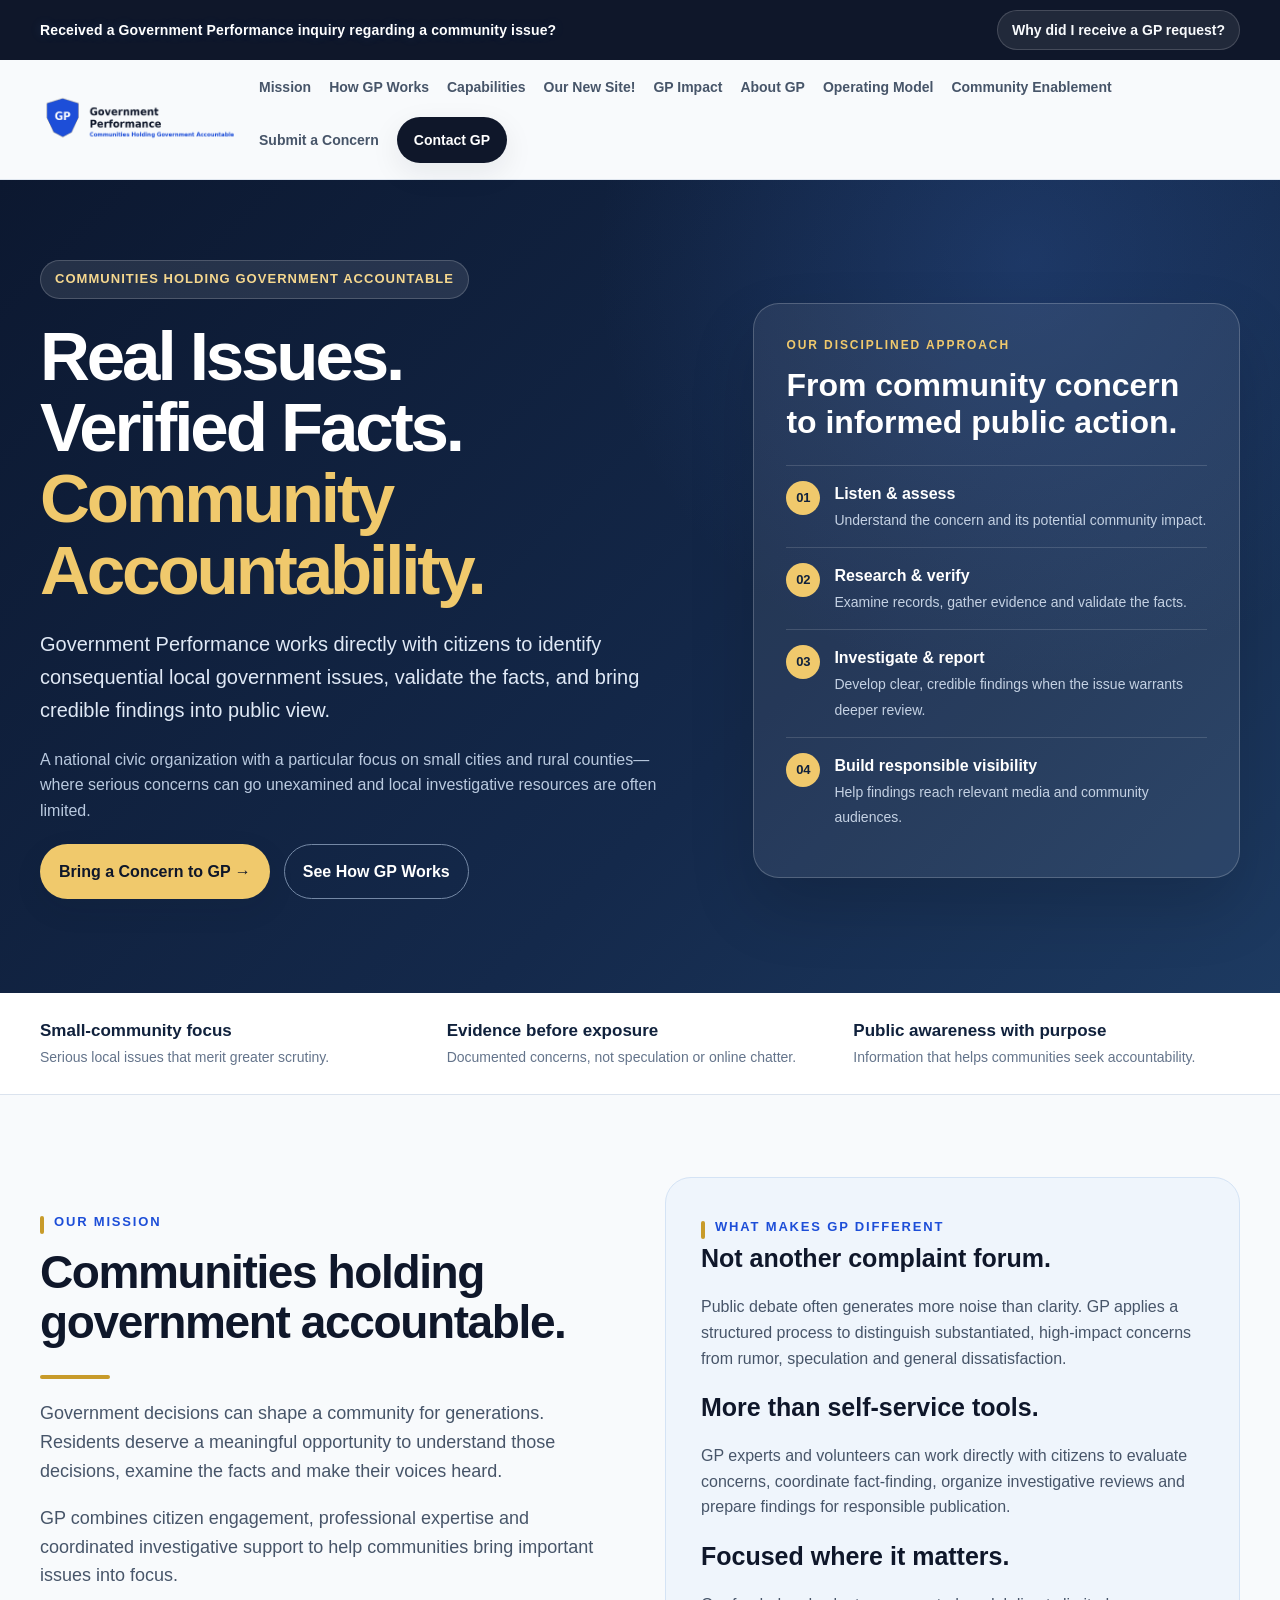
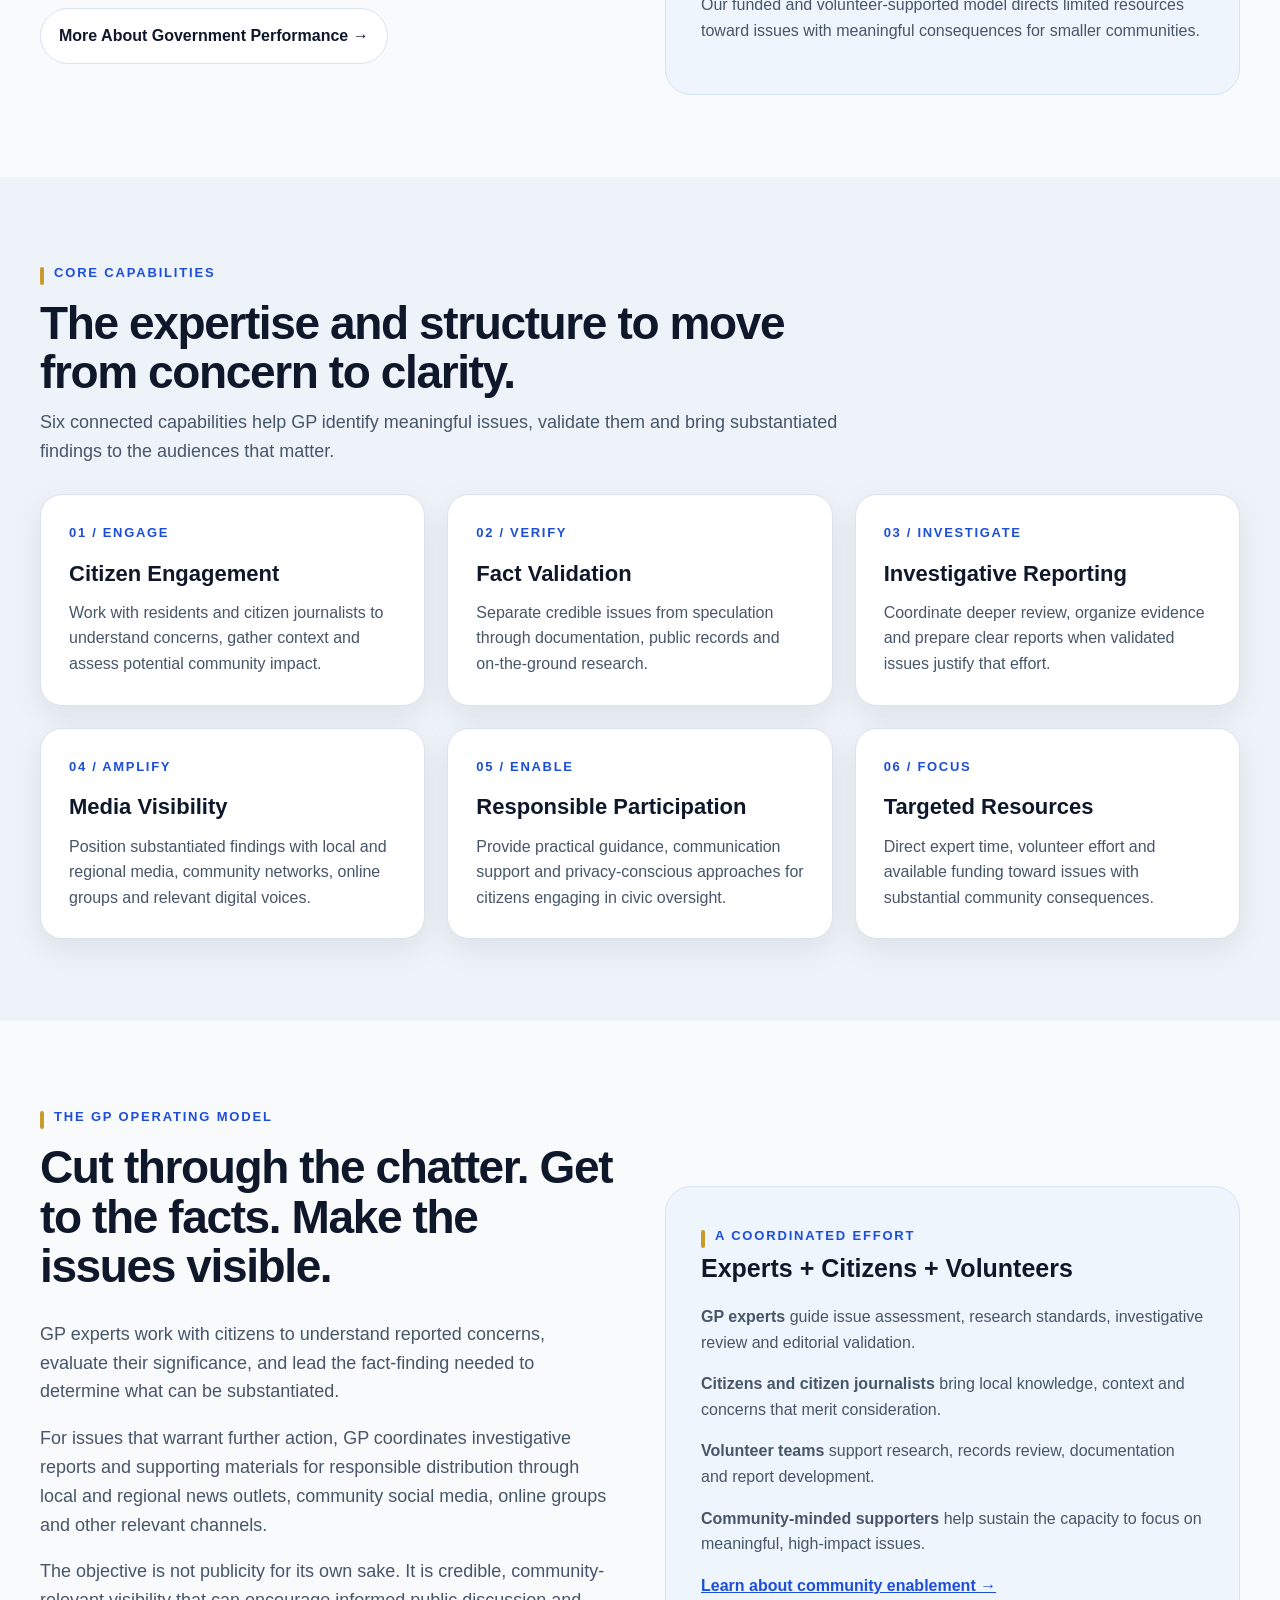
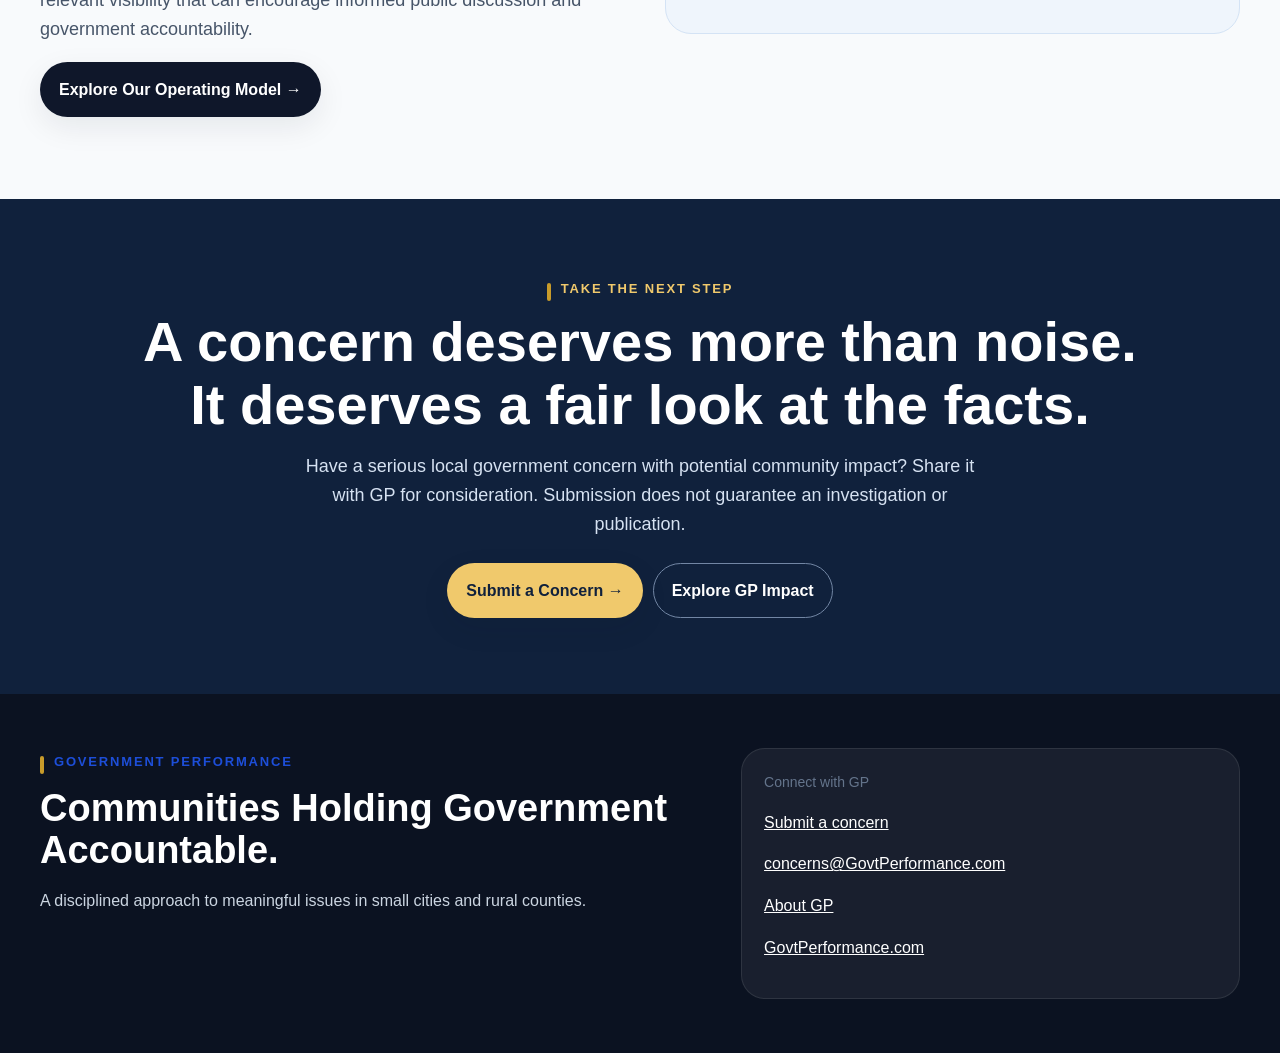
<file: index.html>
<!DOCTYPE html>
<html lang="en"><head><meta charset="UTF-8"><meta name="viewport" content="width=device-width, initial-scale=1"><title>Government Performance | Real Issues. Verified Facts. Community Accountability.</title><meta name="description" content="Government Performance works with citizens in small communities to identify meaningful government issues, validate facts, support investigative reporting and expand responsible public awareness."><link rel="icon" href="gp-icon.svg" type="image/svg+xml"><link rel="stylesheet" href="styles.css">
<style>
/* Home-page enhancements; original site styles remain unchanged. */
.gp-hero{padding:80px 0 72px;background:radial-gradient(circle at 80% 10%,rgba(62,112,200,.24),transparent 34%),linear-gradient(135deg,#0c1830 0%,#14294b 62%,#1d3a61 100%);color:#fff;overflow:hidden}
.gp-hero .eyebrow{background:rgba(255,255,255,.1);color:#f5d78e;border-color:rgba(255,255,255,.18)}
.gp-hero h1{font-size:clamp(44px,5.4vw,74px);line-height:1.03;letter-spacing:-.045em;margin:22px 0}
.gp-hero h1 em{color:#f0c96c;font-style:normal}
.gp-hero .lead{font-size:20px;color:#e0e9f6;line-height:1.65;max-width:670px}
.gp-hero .sublead{color:#b9c9df;font-size:16px;max-width:640px}
.gp-hero .button.primary{background:#f0c96c;color:#0f172a}
.gp-hero .button.secondary{background:transparent;border-color:#7488a5;color:white}
.gp-hero-grid{display:grid;grid-template-columns:1.15fr .85fr;gap:55px;align-items:center}
.gp-feature-panel{border:1px solid rgba(255,255,255,.2);border-radius:26px;background:rgba(255,255,255,.075);padding:32px;box-shadow:0 30px 65px rgba(0,0,0,.15)}
.gp-feature-panel .label{font-size:12px;letter-spacing:.16em;text-transform:uppercase;font-weight:800;color:#f0c96c}
.gp-feature-panel h2{font-size:32px;line-height:1.15;margin:12px 0 24px;color:#fff}
.gp-step{display:flex;gap:14px;align-items:flex-start;padding:15px 0;border-top:1px solid rgba(255,255,255,.14)}
.gp-step b{display:grid;place-items:center;flex:none;width:34px;height:34px;border-radius:50%;background:#f0c96c;color:#10213c;font-size:13px}
.gp-step strong{display:block;color:#fff;font-size:16px}.gp-step span{color:#c4d1e3;font-size:14px}
.gp-band{background:#fff;border-bottom:1px solid #dbe3ee;padding:24px 0}
.gp-band .container{display:grid;grid-template-columns:repeat(3,1fr);gap:20px}
.gp-band strong{display:block;color:#10213c;font-size:17px}.gp-band span{color:#64748b;font-size:14px}
.gp-cap{height:100%;padding:28px}.gp-cap .num{color:#1d4ed8;font-size:13px;font-weight:900;letter-spacing:.13em}.gp-cap h3{font-size:22px;margin:12px 0 9px}.gp-cap p{color:#475569;margin:0}
.gp-split{display:grid;grid-template-columns:1fr 1fr;gap:50px;align-items:center}
.gp-highlight{background:#eff5fc;border:1px solid #d4e3f5;border-radius:26px;padding:35px}
.gp-highlight h3{font-size:25px;margin:0 0 12px}.gp-highlight p{color:#475569}
.gp-quote{background:#10213c;color:#fff;text-align:center;padding:76px 0}.gp-quote h2{font-size:clamp(32px,5vw,56px);line-height:1.12;margin:10px 0 16px;color:#fff}.gp-quote p{max-width:700px;margin:0 auto 24px;color:#d6e2f2;font-size:18px}
.gp-quote .button.primary{background:#f0c96c;color:#10213c}
.gp-muted{color:#475569;font-size:18px}
.gp-rule{width:70px;height:4px;background:#c89b2a;border-radius:10px;margin:20px 0}
@media(max-width:900px){.gp-hero-grid,.gp-split{grid-template-columns:1fr}.gp-hero{padding:54px 0}.gp-feature-panel{max-width:680px}.gp-band .container{grid-template-columns:1fr}.gp-hero h1{font-size:clamp(38px,8vw,62px)}}
@media(max-width:600px){.gp-feature-panel{padding:22px}.gp-hero .lead{font-size:18px}.gp-cap{padding:22px}.gp-highlight{padding:24px}.gp-band .container{gap:14px}}
</style></head><body>
<div class="top-alert"> <div class="container"> <div>Received a Government Performance inquiry regarding a community issue?</div> <a href="why-did-i-receive-a-gp-request.html">Why did I receive a GP request?</a> </div></div>
<header class="site-header"> <div class="container"> <a class="brand" href="index.html"> <img alt="Government Performance logo" src="gp-logo-horizontal-fixed.png"/> <div class="brand-text"> </div> </a> <nav class="nav"> <a href="index.html#mission">Mission</a> <a href="index.html#how-gp-works">How GP Works</a> <a href="index.html#capabilities">Capabilities</a> <a href="our-new-site.html">Our New Site!</a> <a href="gp-impact.html">GP Impact</a> <a href="about-gp.html">About GP</a> <a href="mission-and-model.html">Operating Model</a> <a href="community-enablement.html">Community Enablement</a> <a href="submit-a-concern.html">Submit a Concern</a> <a class="button" href="index.html#contact">Contact GP</a> </nav> </div></header>
<main>
<section class="gp-hero" aria-labelledby="hero-title"><div class="container gp-hero-grid"><div><div class="eyebrow">Communities Holding Government Accountable</div><h1 id="hero-title">Real Issues.<br>Verified Facts.<br><em>Community Accountability.</em></h1><p class="lead">Government Performance works directly with citizens to identify consequential local government issues, validate the facts, and bring credible findings into public view.</p><p class="sublead">A national civic organization with a particular focus on small cities and rural counties—where serious concerns can go unexamined and local investigative resources are often limited.</p><div class="hero-actions"><a class="button primary" href="submit-a-concern.html">Bring a Concern to GP →</a><a class="button secondary" href="#how-gp-works">See How GP Works</a></div></div><aside class="gp-feature-panel" aria-label="GP operating model"><div class="label">Our disciplined approach</div><h2>From community concern to informed public action.</h2><div class="gp-step"><b>01</b><div><strong>Listen &amp; assess</strong><span>Understand the concern and its potential community impact.</span></div></div><div class="gp-step"><b>02</b><div><strong>Research &amp; verify</strong><span>Examine records, gather evidence and validate the facts.</span></div></div><div class="gp-step"><b>03</b><div><strong>Investigate &amp; report</strong><span>Develop clear, credible findings when the issue warrants deeper review.</span></div></div><div class="gp-step"><b>04</b><div><strong>Build responsible visibility</strong><span>Help findings reach relevant media and community audiences.</span></div></div></aside></div></section>
<div class="gp-band"><div class="container"><div><strong>Small-community focus</strong><span>Serious local issues that merit greater scrutiny.</span></div><div><strong>Evidence before exposure</strong><span>Documented concerns, not speculation or online chatter.</span></div><div><strong>Public awareness with purpose</strong><span>Information that helps communities seek accountability.</span></div></div></div>
<section id="mission"><div class="container gp-split"><div><div class="section-kicker">Our mission</div><div class="section-head"><h2>Communities holding government accountable.</h2></div><div class="gp-rule"></div><p class="gp-muted">Government decisions can shape a community for generations. Residents deserve a meaningful opportunity to understand those decisions, examine the facts and make their voices heard.</p><p class="gp-muted">GP combines citizen engagement, professional expertise and coordinated investigative support to help communities bring important issues into focus.</p><a class="button secondary" href="about-gp.html">More About Government Performance →</a></div><div class="gp-highlight"><div class="section-kicker">What makes GP different</div><h3>Not another complaint forum.</h3><p>Public debate often generates more noise than clarity. GP applies a structured process to distinguish substantiated, high-impact concerns from rumor, speculation and general dissatisfaction.</p><h3>More than self-service tools.</h3><p>GP experts and volunteers can work directly with citizens to evaluate concerns, coordinate fact-finding, organize investigative reviews and prepare findings for responsible publication.</p><h3>Focused where it matters.</h3><p>Our funded and volunteer-supported model directs limited resources toward issues with meaningful consequences for smaller communities.</p></div></div></section>
<section id="capabilities" style="background:#eef3f9"><div class="container"><div class="section-head"><div class="section-kicker">Core capabilities</div><h2>The expertise and structure to move from concern to clarity.</h2><p>Six connected capabilities help GP identify meaningful issues, validate them and bring substantiated findings to the audiences that matter.</p></div><div class="grid-3">
<article class="card gp-cap"><div class="num">01 / ENGAGE</div><h3>Citizen Engagement</h3><p>Work with residents and citizen journalists to understand concerns, gather context and assess potential community impact.</p></article>
<article class="card gp-cap"><div class="num">02 / VERIFY</div><h3>Fact Validation</h3><p>Separate credible issues from speculation through documentation, public records and on-the-ground research.</p></article>
<article class="card gp-cap"><div class="num">03 / INVESTIGATE</div><h3>Investigative Reporting</h3><p>Coordinate deeper review, organize evidence and prepare clear reports when validated issues justify that effort.</p></article>
<article class="card gp-cap"><div class="num">04 / AMPLIFY</div><h3>Media Visibility</h3><p>Position substantiated findings with local and regional media, community networks, online groups and relevant digital voices.</p></article>
<article class="card gp-cap"><div class="num">05 / ENABLE</div><h3>Responsible Participation</h3><p>Provide practical guidance, communication support and privacy-conscious approaches for citizens engaging in civic oversight.</p></article>
<article class="card gp-cap"><div class="num">06 / FOCUS</div><h3>Targeted Resources</h3><p>Direct expert time, volunteer effort and available funding toward issues with substantial community consequences.</p></article>
</div></div></section>
<section id="how-gp-works"><div class="container gp-split"><div><div class="section-kicker">The GP operating model</div><div class="section-head"><h2>Cut through the chatter. Get to the facts. Make the issues visible.</h2></div><p class="gp-muted">GP experts work with citizens to understand reported concerns, evaluate their significance, and lead the fact-finding needed to determine what can be substantiated.</p><p class="gp-muted">For issues that warrant further action, GP coordinates investigative reports and supporting materials for responsible distribution through local and regional news outlets, community social media, online groups and other relevant channels.</p><p class="gp-muted">The objective is not publicity for its own sake. It is credible, community-relevant visibility that can encourage informed public discussion and government accountability.</p><a class="button primary" href="mission-and-model.html">Explore Our Operating Model →</a></div><div class="gp-highlight"><div class="section-kicker">A coordinated effort</div><h3>Experts + Citizens + Volunteers</h3><p><strong>GP experts</strong> guide issue assessment, research standards, investigative review and editorial validation.</p><p><strong>Citizens and citizen journalists</strong> bring local knowledge, context and concerns that merit consideration.</p><p><strong>Volunteer teams</strong> support research, records review, documentation and report development.</p><p><strong>Community-minded supporters</strong> help sustain the capacity to focus on meaningful, high-impact issues.</p><a href="community-enablement.html" style="font-weight:800;color:#1d4ed8">Learn about community enablement →</a></div></div></section>
<section class="gp-quote"><div class="container"><div class="section-kicker" style="color:#f0c96c">Take the next step</div><h2>A concern deserves more than noise.<br>It deserves a fair look at the facts.</h2><p>Have a serious local government concern with potential community impact? Share it with GP for consideration. Submission does not guarantee an investigation or publication.</p><a class="button primary" href="submit-a-concern.html">Submit a Concern →</a><a class="button secondary" style="margin-left:10px;background:transparent;color:#fff;border-color:#7286a4" href="gp-impact.html">Explore GP Impact</a></div></section>
</main>
<footer class="footer" id="contact"><div class="container footer-grid"><div><div class="section-kicker">Government Performance</div><h2 style="margin:14px 0 10px;font-size:38px;line-height:1.1">Communities Holding Government Accountable.</h2><p style="color:#cbd5e1">A disciplined approach to meaningful issues in small cities and rural counties.</p></div><div class="footer-card"><div class="small-note">Connect with GP</div><p><a href="submit-a-concern.html">Submit a concern</a></p><p><a href="mailto:concerns@GovtPerformance.com">concerns@GovtPerformance.com</a></p><p><a href="about-gp.html">About GP</a></p><p><a href="https://GovtPerformance.com">GovtPerformance.com</a></p></div></div></footer><script src="script.js"></script></body></html>
</file>
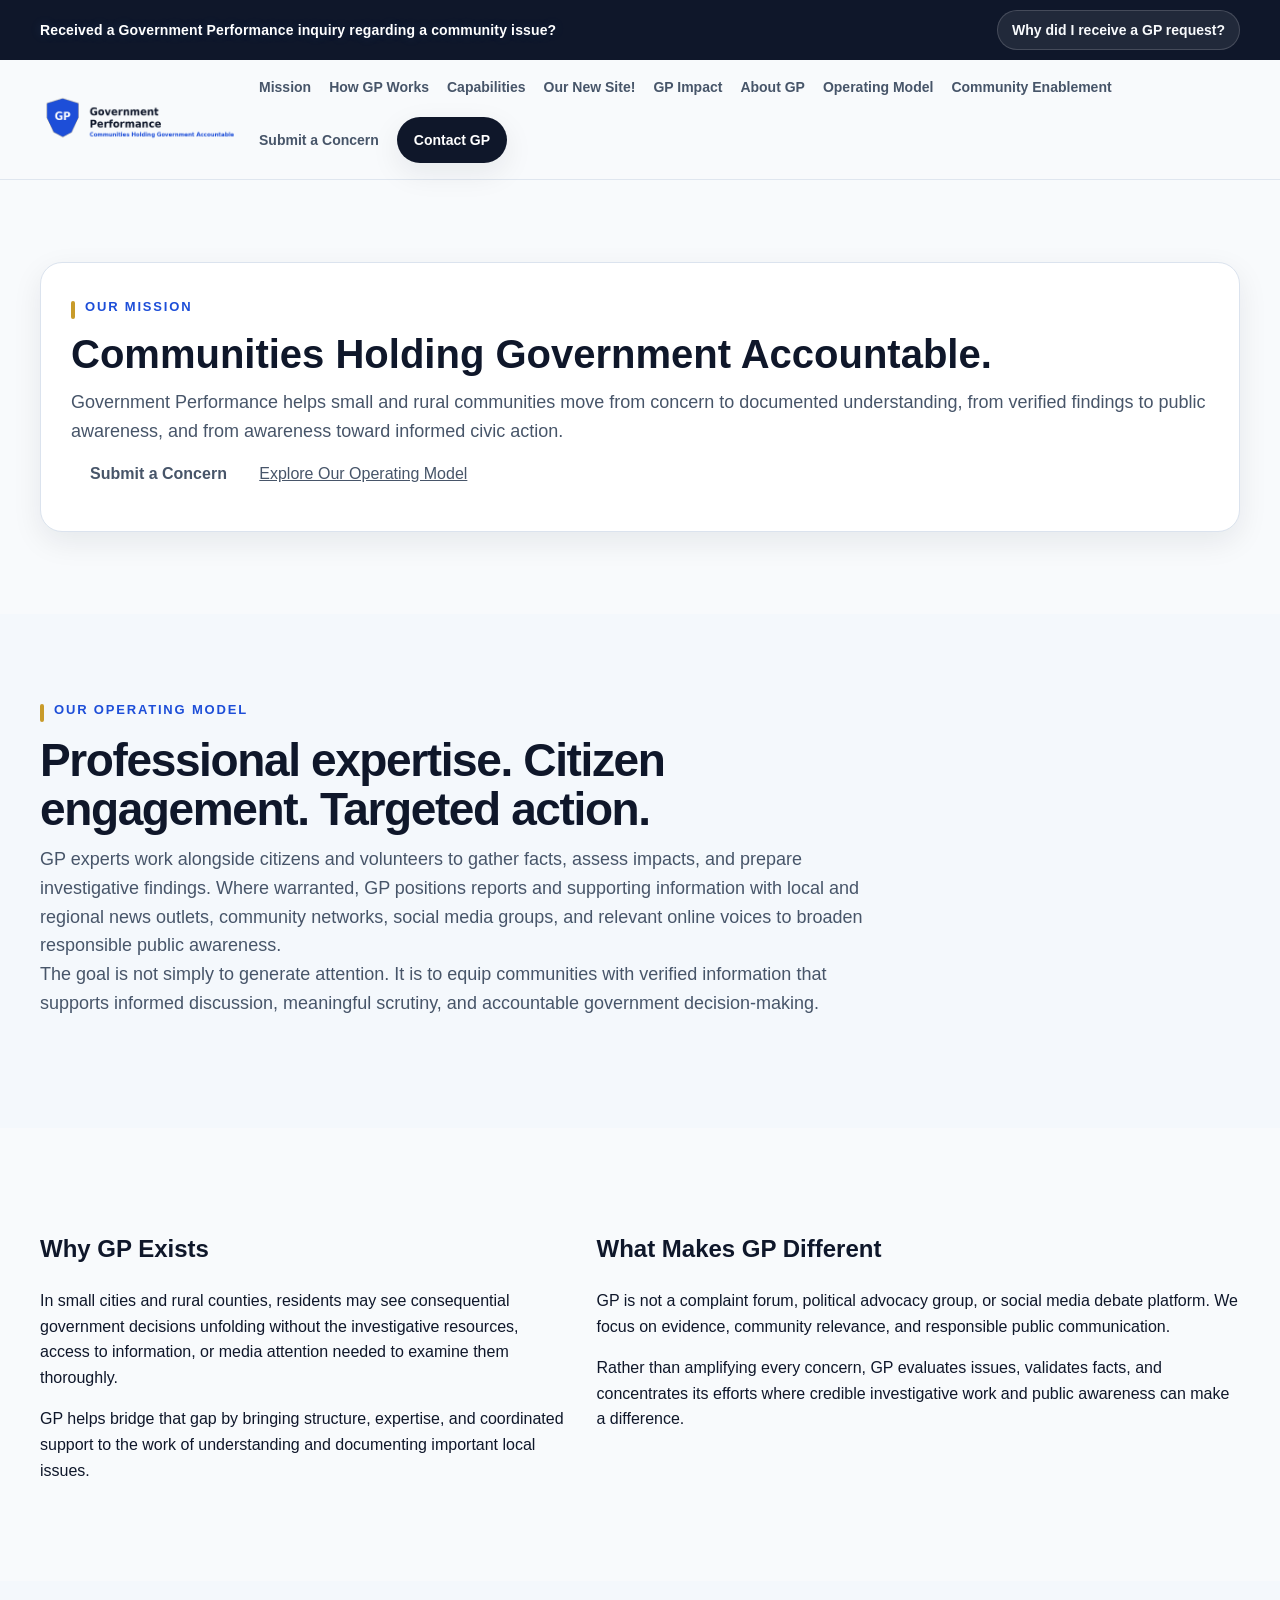
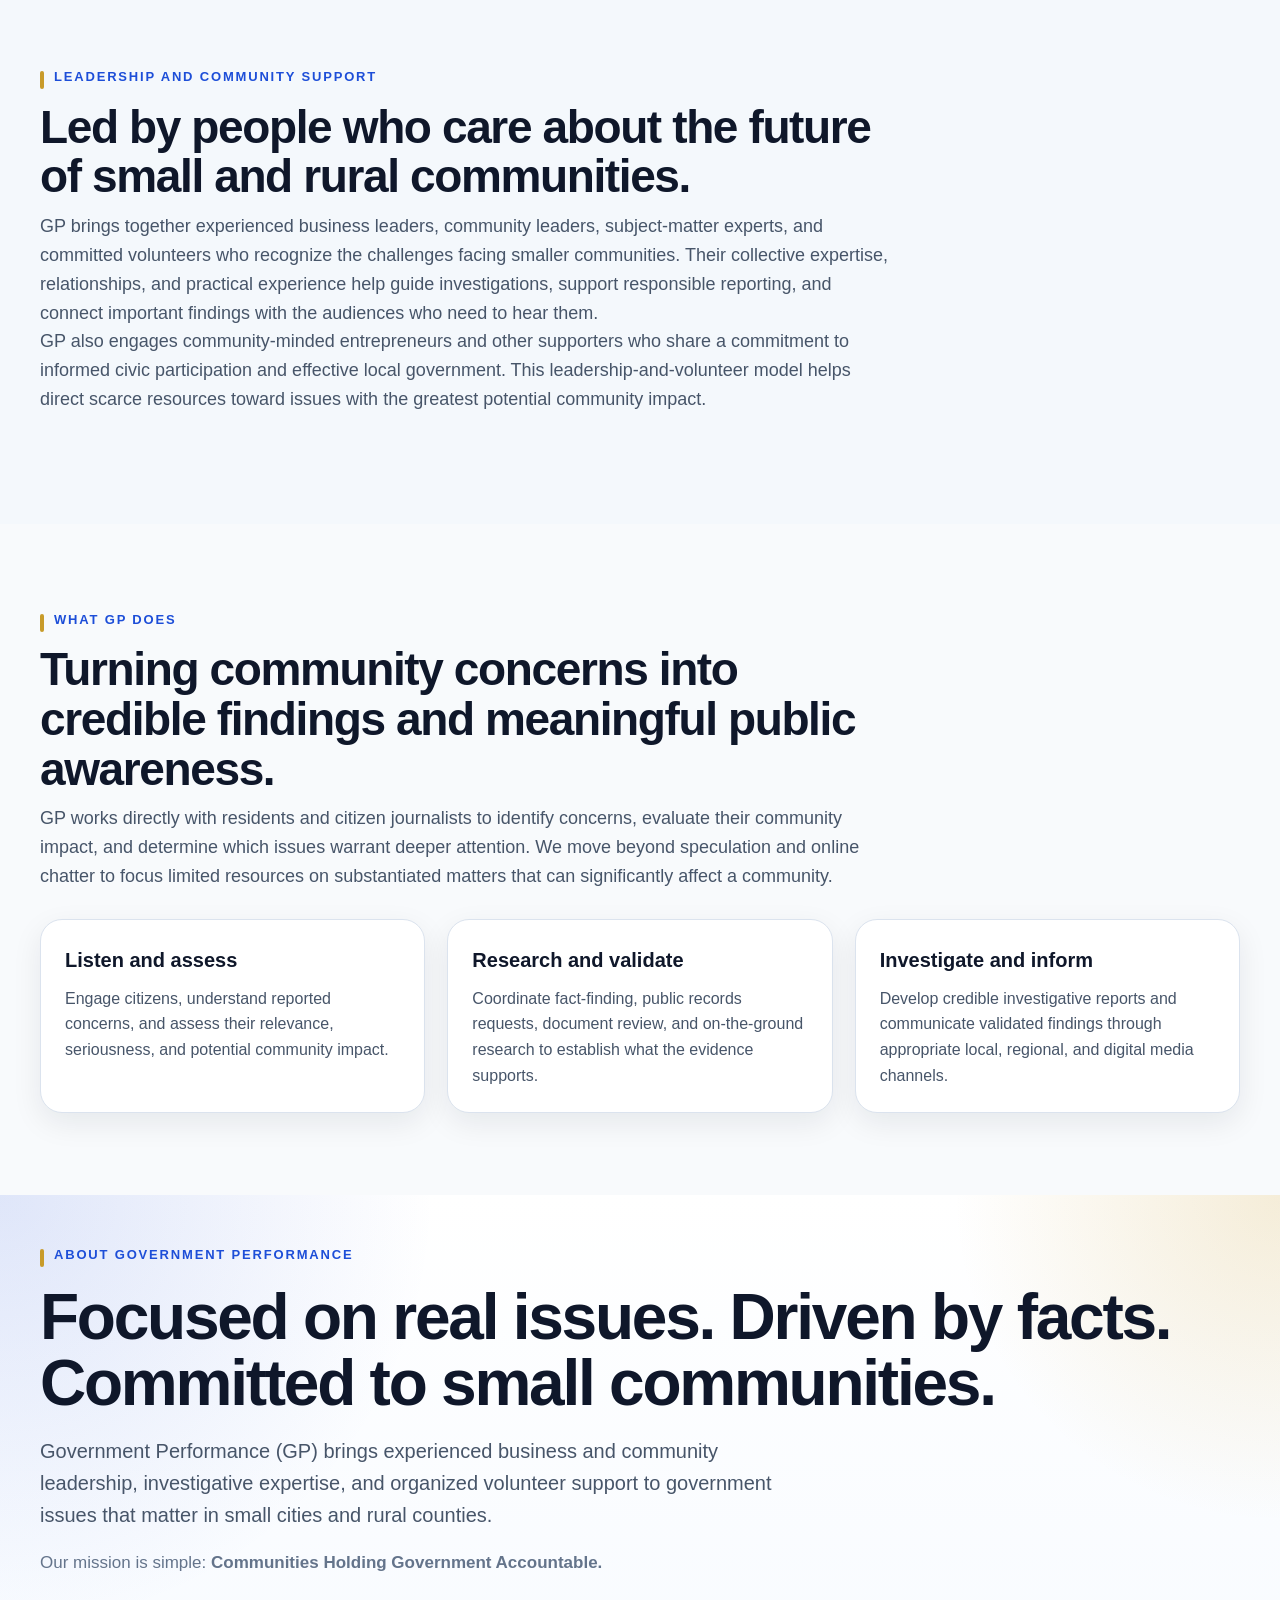
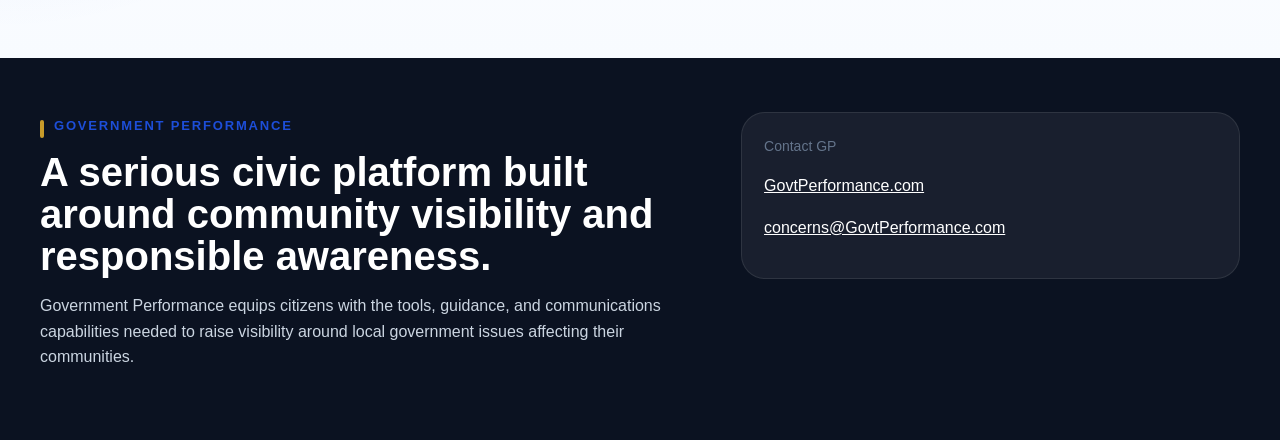
<file: about-gp.html>
<!DOCTYPE html>   
<html lang="en"><head>
<meta charset="utf-8"/><meta content="width=device-width, initial-scale=1.0" name="viewport"/>
<title>About GP | Government Performance</title>
<meta content="About Government Performance and the mission to enable citizens and communities to responsibly raise awareness around local government issues." name="description"/>
<link href="gp-icon.svg" rel="icon" type="image/svg+xml"/>
<link href="styles.css" rel="stylesheet"/></head><body>
<div class="top-alert"> <div class="container"> <div>Received a Government Performance inquiry regarding a community issue?</div> <a href="why-did-i-receive-a-gp-request.html">Why did I receive a GP request?</a> </div></div>
<header class="site-header"> <div class="container"> <a class="brand" href="index.html"> <img alt="Government Performance logo" src="gp-logo-horizontal-fixed.png"/> <div class="brand-text"> </div> </a> <nav class="nav"> <a href="index.html#mission">Mission</a> <a href="index.html#how-gp-works">How GP Works</a> <a href="index.html#capabilities">Capabilities</a> <a href="our-new-site.html">Our New Site!</a> <a href="gp-impact.html">GP Impact</a> <a href="about-gp.html">About GP</a> <a href="mission-and-model.html">Operating Model</a> <a href="community-enablement.html">Community Enablement</a> <a href="submit-a-concern.html">Submit a Concern</a> <a class="button" href="index.html#contact">Contact GP</a> </nav> </div></header>




<section>
<div class="container">
<div class="card" style="padding:30px;">
<div class="section-kicker">Our Mission</div>
<h2 style="margin:14px 0 12px;font-size:40px;line-height:1.08;">Communities Holding Government Accountable.</h2>
<p style="font-size:18px;">Government Performance helps small and rural communities move from concern to documented understanding, from verified findings to public awareness, and from awareness toward informed civic action.</p>
<p><a class="button" href="submit-a-concern.html">Submit a Concern</a>   <a href="mission-and-model.html">Explore Our Operating Model</a></p>
</div>
</div>
</section><section class="challenge-section">
<div class="container">
<div class="section-head">
<div class="section-kicker">Our Operating Model</div>
<h2>Professional expertise. Citizen engagement. Targeted action.</h2>
<p>GP experts work alongside citizens and volunteers to gather facts, assess impacts, and prepare investigative findings. Where warranted, GP positions reports and supporting information with local and regional news outlets, community networks, social media groups, and relevant online voices to broaden responsible public awareness.</p>
<p>The goal is not simply to generate attention. It is to equip communities with verified information that supports informed discussion, meaningful scrutiny, and accountable government decision-making.</p>
</div>
</div>
</section><section>
<div class="container grid-2">
<div>
<h2>Why GP Exists</h2>
<p>In small cities and rural counties, residents may see consequential government decisions unfolding without the investigative resources, access to information, or media attention needed to examine them thoroughly.</p>
<p>GP helps bridge that gap by bringing structure, expertise, and coordinated support to the work of understanding and documenting important local issues.</p>
</div>
<div>
<h2>What Makes GP Different</h2>
<p>GP is not a complaint forum, political advocacy group, or social media debate platform. We focus on evidence, community relevance, and responsible public communication.</p>
<p>Rather than amplifying every concern, GP evaluates issues, validates facts, and concentrates its efforts where credible investigative work and public awareness can make a difference.</p>
</div>
</div>
</section><section class="challenge-section">
<div class="container">
<div class="section-head">
<div class="section-kicker">Leadership and Community Support</div>
<h2>Led by people who care about the future of small and rural communities.</h2>
<p>GP brings together experienced business leaders, community leaders, subject-matter experts, and committed volunteers who recognize the challenges facing smaller communities. Their collective expertise, relationships, and practical experience help guide investigations, support responsible reporting, and connect important findings with the audiences who need to hear them.</p>
<p>GP also engages community-minded entrepreneurs and other supporters who share a commitment to informed civic participation and effective local government. This leadership-and-volunteer model helps direct scarce resources toward issues with the greatest potential community impact.</p>
</div>
</div>
</section><section>
<div class="container">
<div class="section-head">
<div class="section-kicker">What GP Does</div>
<h2>Turning community concerns into credible findings and meaningful public awareness.</h2>
<p>GP works directly with residents and citizen journalists to identify concerns, evaluate their community impact, and determine which issues warrant deeper attention. We move beyond speculation and online chatter to focus limited resources on substantiated matters that can significantly affect a community.</p>
</div>
<div class="grid-3">
<div class="card"><h3>Listen and assess</h3><p>Engage citizens, understand reported concerns, and assess their relevance, seriousness, and potential community impact.</p></div>
<div class="card"><h3>Research and validate</h3><p>Coordinate fact-finding, public records requests, document review, and on-the-ground research to establish what the evidence supports.</p></div>
<div class="card"><h3>Investigate and inform</h3><p>Develop credible investigative reports and communicate validated findings through appropriate local, regional, and digital media channels.</p></div>
</div>
</div>
</section><section class="hero">
<div class="container">
<div class="section-kicker">About Government Performance</div>
<h1>Focused on real issues. Driven by facts. Committed to small communities.</h1>
<p class="lead">Government Performance (GP) brings experienced business and community leadership, investigative expertise, and organized volunteer support to government issues that matter in small cities and rural counties.</p>
<p class="sublead">Our mission is simple: <strong>Communities Holding Government Accountable.</strong></p>
</div>
</section><footer class="footer">
<div class="container footer-grid">
<div>
<div class="section-kicker">Government Performance</div>
<h2 style="margin:14px 0 10px; font-size:40px; line-height:1.05;">A serious civic platform built around community visibility and responsible awareness.</h2>
<p style="color:#cbd5e1;">Government Performance equips citizens with the tools, guidance, and communications capabilities needed to raise visibility around local government issues affecting their communities.</p>
</div>
<div class="footer-card">
<div class="small-note">Contact GP</div>
<p><a href="https://GovtPerformance.com">GovtPerformance.com</a></p>
<p><a href="mailto:concerns@GovtPerformance.com">concerns@GovtPerformance.com</a></p>
</div>
</div>
</footer>


<script src="script.js"></script>
</body></html>
</file>
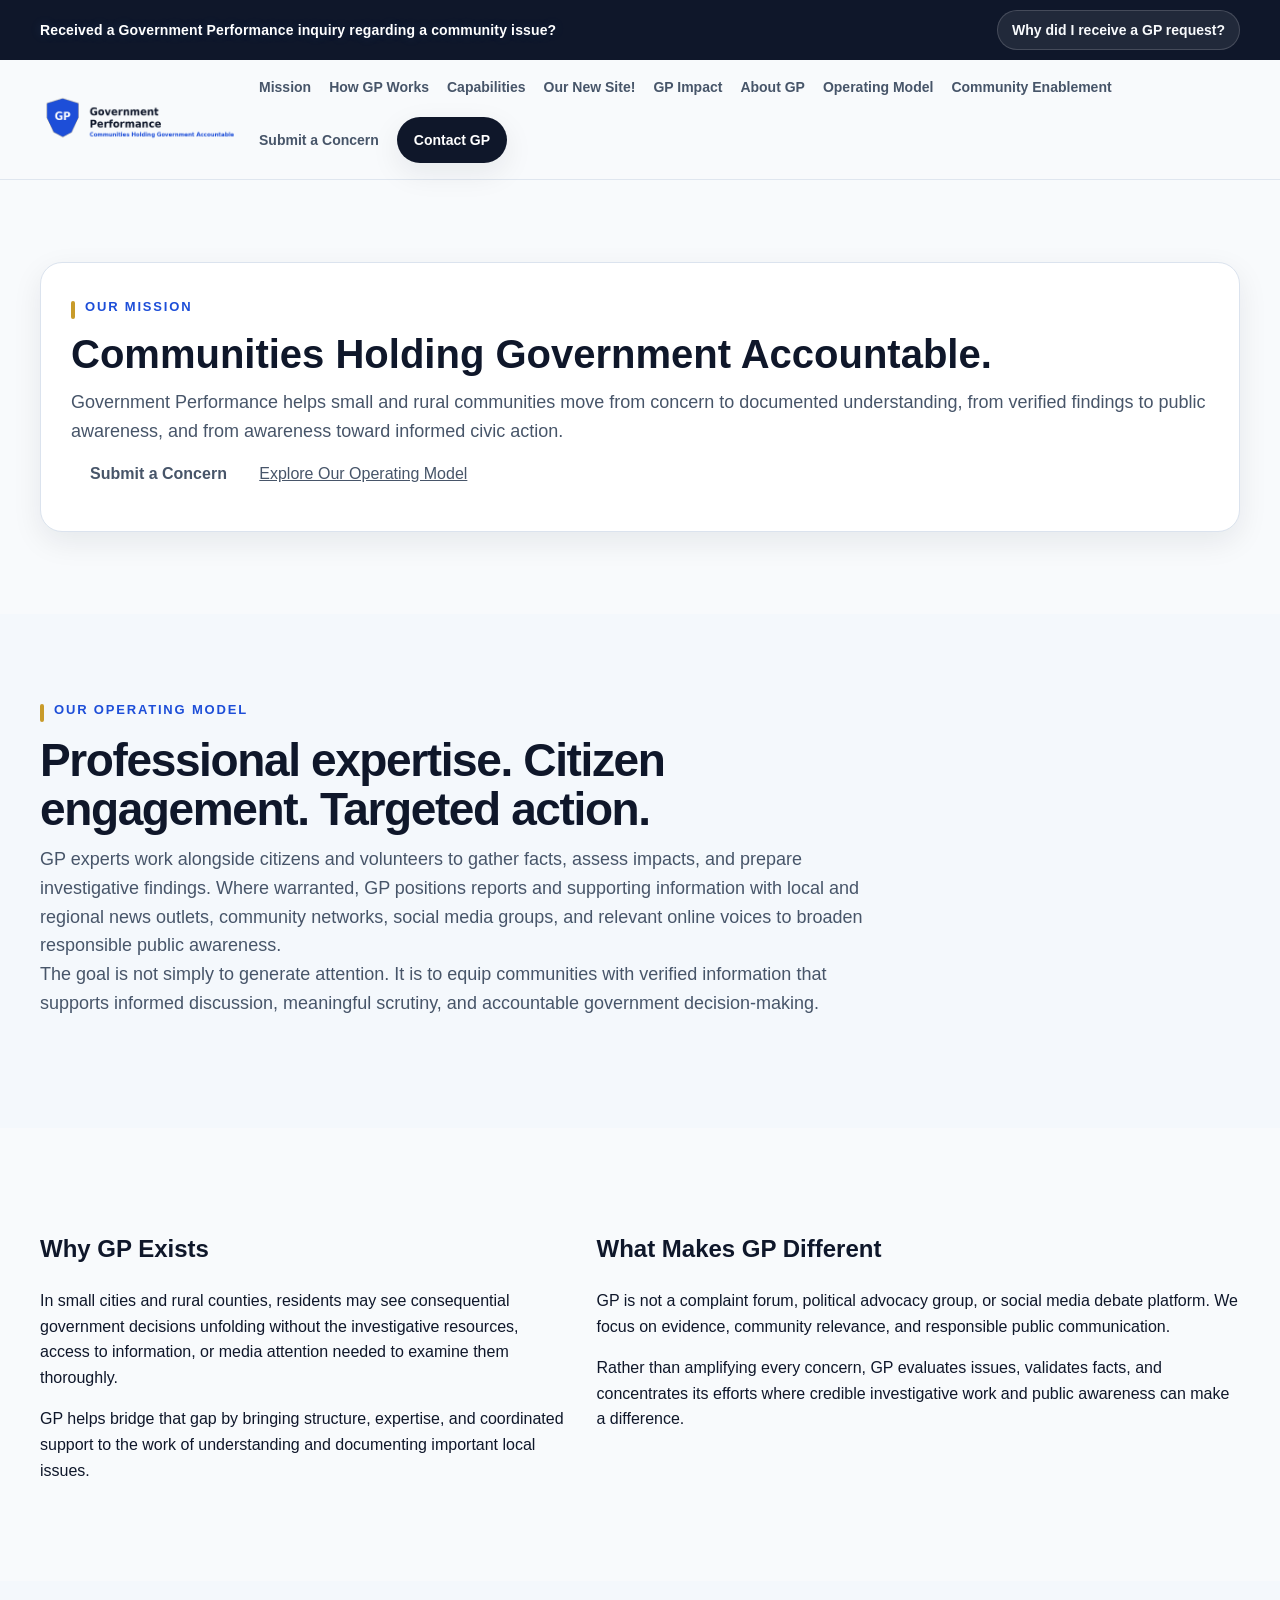
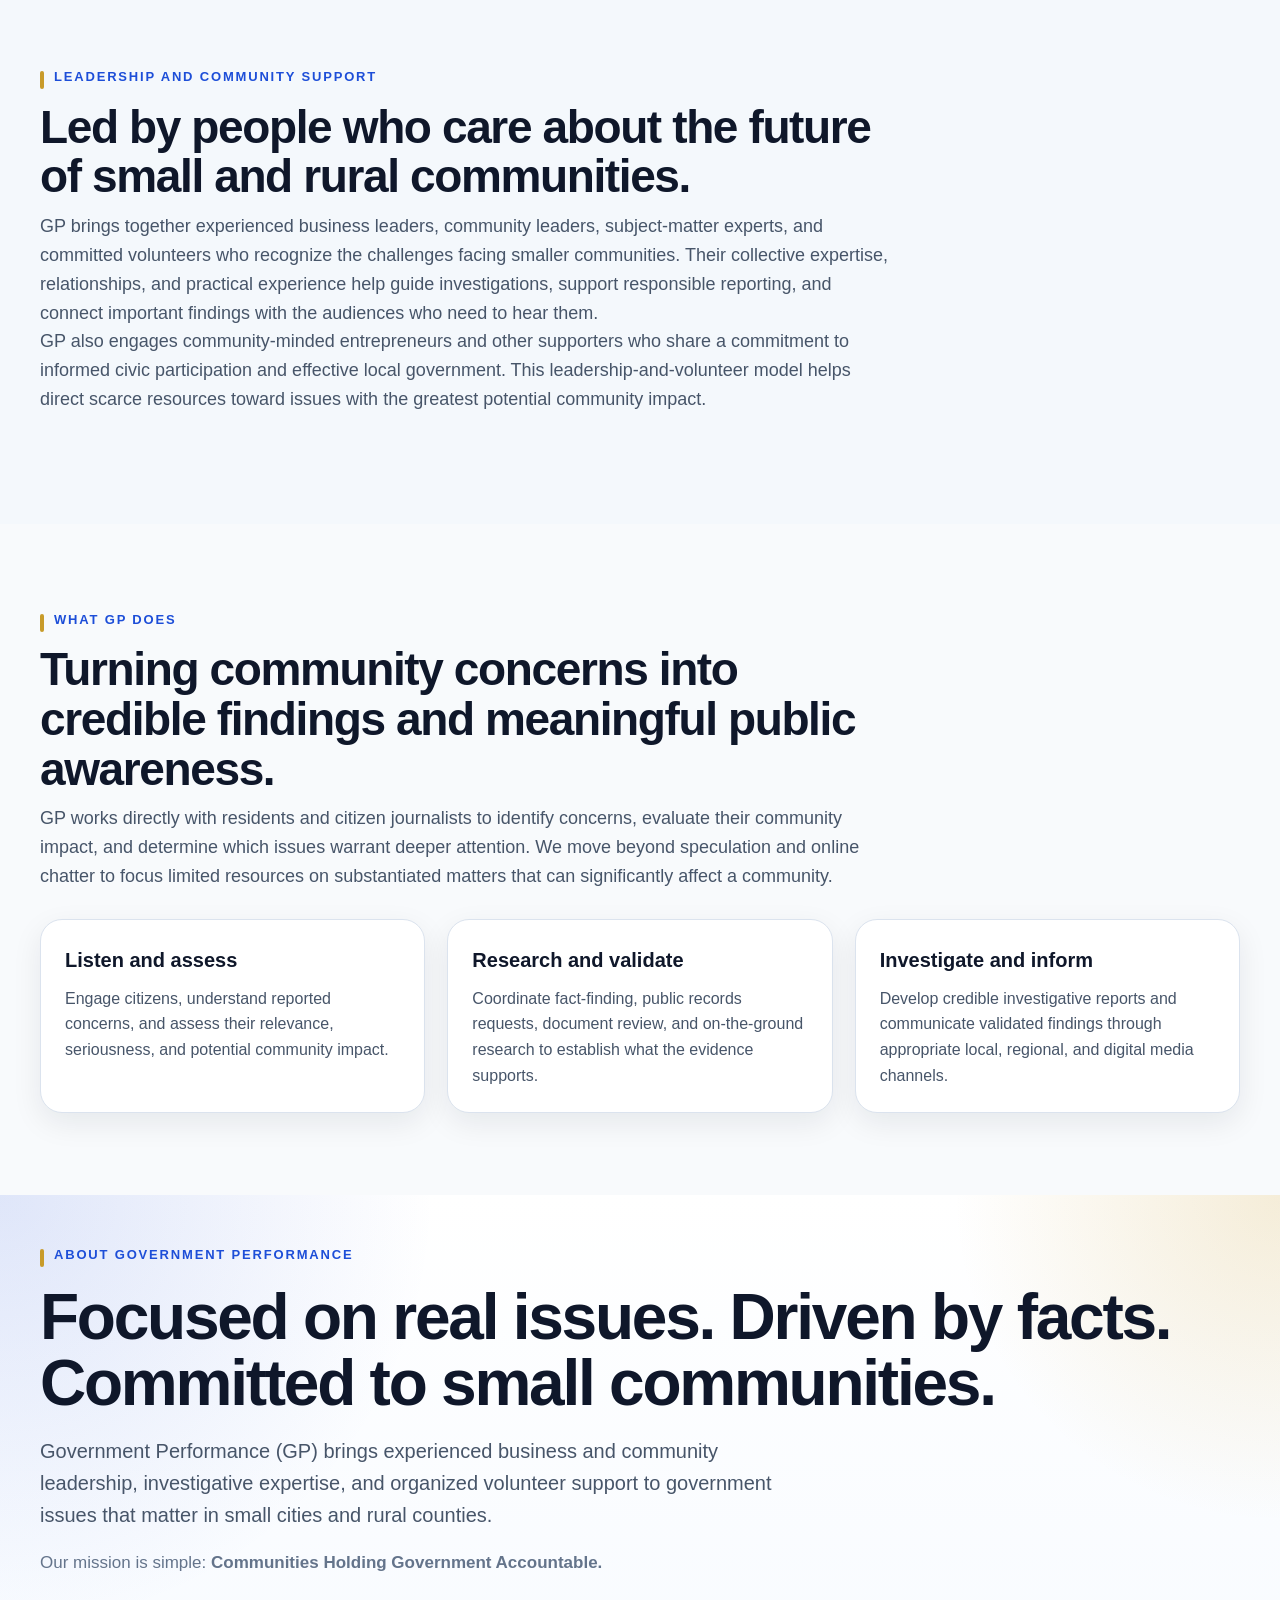
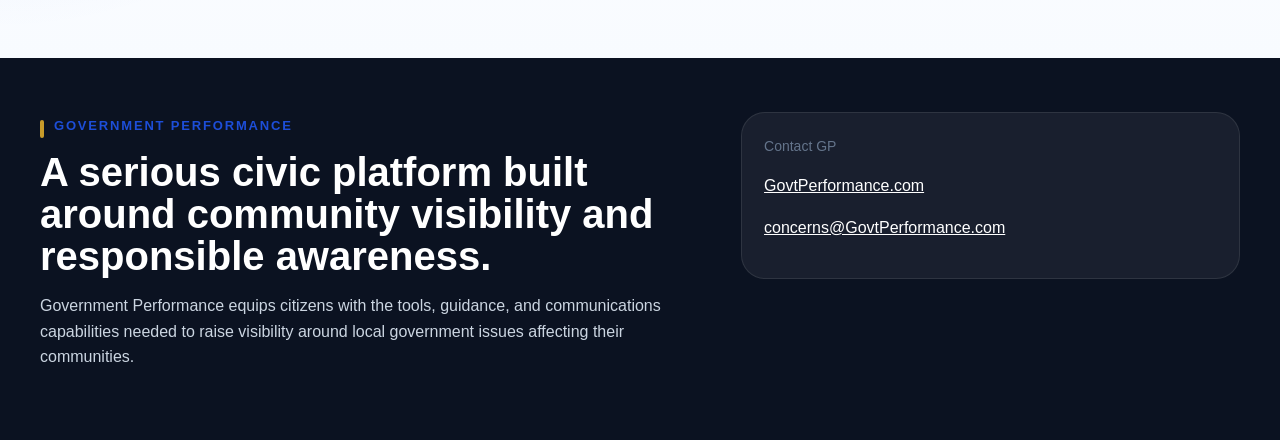
<file: about-gp.html.html>
<!DOCTYPE html>
<html lang="en"><head>
<meta charset="utf-8"/><meta content="width=device-width, initial-scale=1.0" name="viewport"/>
<title>About GP | Government Performance</title>
<meta content="About Government Performance and the mission to enable citizens and communities to responsibly raise awareness around local government issues." name="description"/>
<link href="gp-icon.svg" rel="icon" type="image/svg+xml"/>
<link href="styles.css" rel="stylesheet"/></head><body>
<div class="top-alert"> <div class="container"> <div>Received a Government Performance inquiry regarding a community issue?</div> <a href="why-did-i-receive-a-gp-request.html">Why did I receive a GP request?</a> </div></div>
<header class="site-header"> <div class="container"> <a class="brand" href="index.html"> <img alt="Government Performance logo" src="gp-logo-horizontal-fixed.png"/> <div class="brand-text"> </div> </a> <nav class="nav"> <a href="index.html#mission">Mission</a> <a href="index.html#how-gp-works">How GP Works</a> <a href="index.html#capabilities">Capabilities</a> <a href="our-new-site.html">Our New Site!</a> <a href="gp-impact.html">GP Impact</a> <a href="about-gp.html">About GP</a> <a href="mission-and-model.html">Operating Model</a> <a href="community-enablement.html">Community Enablement</a> <a href="submit-a-concern.html">Submit a Concern</a> <a class="button" href="index.html#contact">Contact GP</a> </nav> </div></header>




<section>
<div class="container">
<div class="card" style="padding:30px;">
<div class="section-kicker">Our Mission</div>
<h2 style="margin:14px 0 12px;font-size:40px;line-height:1.08;">Communities Holding Government Accountable.</h2>
<p style="font-size:18px;">Government Performance helps small and rural communities move from concern to documented understanding, from verified findings to public awareness, and from awareness toward informed civic action.</p>
<p><a class="button" href="submit-a-concern.html">Submit a Concern</a>   <a href="mission-and-model.html">Explore Our Operating Model</a></p>
</div>
</div>
</section><section class="challenge-section">
<div class="container">
<div class="section-head">
<div class="section-kicker">Our Operating Model</div>
<h2>Professional expertise. Citizen engagement. Targeted action.</h2>
<p>GP experts work alongside citizens and volunteers to gather facts, assess impacts, and prepare investigative findings. Where warranted, GP positions reports and supporting information with local and regional news outlets, community networks, social media groups, and relevant online voices to broaden responsible public awareness.</p>
<p>The goal is not simply to generate attention. It is to equip communities with verified information that supports informed discussion, meaningful scrutiny, and accountable government decision-making.</p>
</div>
</div>
</section><section>
<div class="container grid-2">
<div>
<h2>Why GP Exists</h2>
<p>In small cities and rural counties, residents may see consequential government decisions unfolding without the investigative resources, access to information, or media attention needed to examine them thoroughly.</p>
<p>GP helps bridge that gap by bringing structure, expertise, and coordinated support to the work of understanding and documenting important local issues.</p>
</div>
<div>
<h2>What Makes GP Different</h2>
<p>GP is not a complaint forum, political advocacy group, or social media debate platform. We focus on evidence, community relevance, and responsible public communication.</p>
<p>Rather than amplifying every concern, GP evaluates issues, validates facts, and concentrates its efforts where credible investigative work and public awareness can make a difference.</p>
</div>
</div>
</section><section class="challenge-section">
<div class="container">
<div class="section-head">
<div class="section-kicker">Leadership and Community Support</div>
<h2>Led by people who care about the future of small and rural communities.</h2>
<p>GP brings together experienced business leaders, community leaders, subject-matter experts, and committed volunteers who recognize the challenges facing smaller communities. Their collective expertise, relationships, and practical experience help guide investigations, support responsible reporting, and connect important findings with the audiences who need to hear them.</p>
<p>GP also engages community-minded entrepreneurs and other supporters who share a commitment to informed civic participation and effective local government. This leadership-and-volunteer model helps direct scarce resources toward issues with the greatest potential community impact.</p>
</div>
</div>
</section><section>
<div class="container">
<div class="section-head">
<div class="section-kicker">What GP Does</div>
<h2>Turning community concerns into credible findings and meaningful public awareness.</h2>
<p>GP works directly with residents and citizen journalists to identify concerns, evaluate their community impact, and determine which issues warrant deeper attention. We move beyond speculation and online chatter to focus limited resources on substantiated matters that can significantly affect a community.</p>
</div>
<div class="grid-3">
<div class="card"><h3>Listen and assess</h3><p>Engage citizens, understand reported concerns, and assess their relevance, seriousness, and potential community impact.</p></div>
<div class="card"><h3>Research and validate</h3><p>Coordinate fact-finding, public records requests, document review, and on-the-ground research to establish what the evidence supports.</p></div>
<div class="card"><h3>Investigate and inform</h3><p>Develop credible investigative reports and communicate validated findings through appropriate local, regional, and digital media channels.</p></div>
</div>
</div>
</section><section class="hero">
<div class="container">
<div class="section-kicker">About Government Performance</div>
<h1>Focused on real issues. Driven by facts. Committed to small communities.</h1>
<p class="lead">Government Performance (GP) brings experienced business and community leadership, investigative expertise, and organized volunteer support to government issues that matter in small cities and rural counties.</p>
<p class="sublead">Our mission is simple: <strong>Communities Holding Government Accountable.</strong></p>
</div>
</section><footer class="footer">
<div class="container footer-grid">
<div>
<div class="section-kicker">Government Performance</div>
<h2 style="margin:14px 0 10px; font-size:40px; line-height:1.05;">A serious civic platform built around community visibility and responsible awareness.</h2>
<p style="color:#cbd5e1;">Government Performance equips citizens with the tools, guidance, and communications capabilities needed to raise visibility around local government issues affecting their communities.</p>
</div>
<div class="footer-card">
<div class="small-note">Contact GP</div>
<p><a href="https://GovtPerformance.com">GovtPerformance.com</a></p>
<p><a href="mailto:concerns@GovtPerformance.com">concerns@GovtPerformance.com</a></p>
</div>
</div>
</footer>


<script src="script.js"></script>
</body></html>
</file>
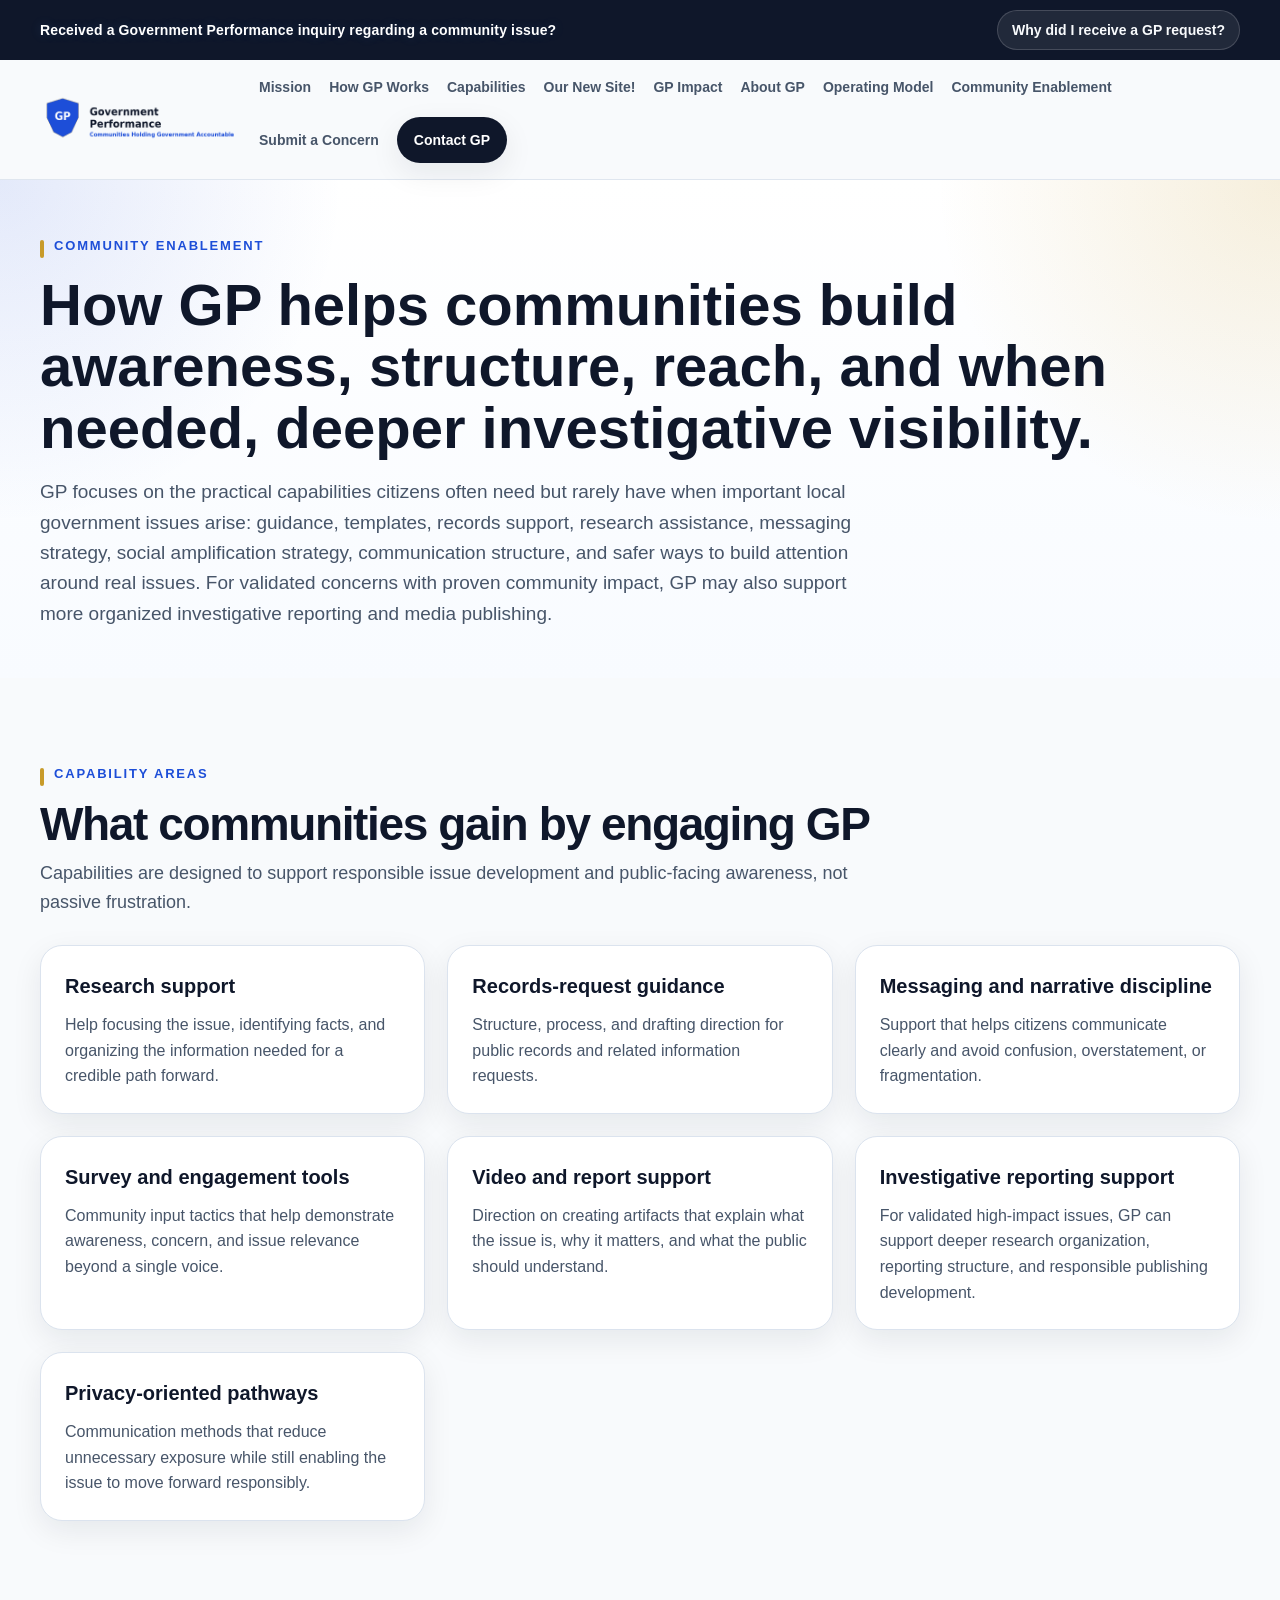
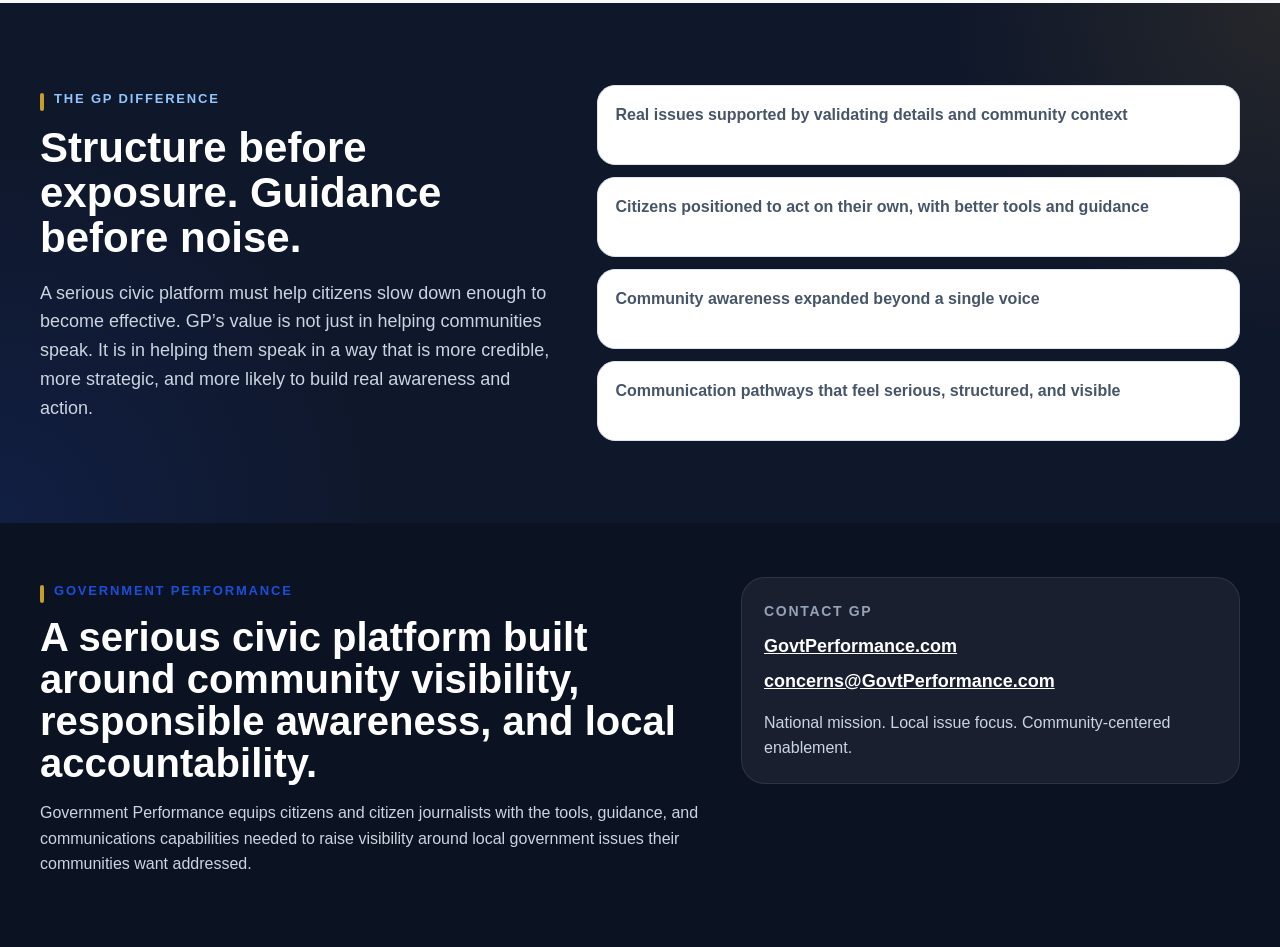
<file: community-enablement.html>
<!DOCTYPE html>
<html lang="en">
<head> <meta charset="UTF-8"><meta name="viewport" content="width=device-width, initial-scale=1.0"> <title>Community Enablement | Government Performance</title> <link rel="icon" href="gp-icon.svg" type="image/svg+xml"> <link rel="stylesheet" href="styles.css">
</head>
<body>
<div class="top-alert"> <div class="container"> <div>Received a Government Performance inquiry regarding a community issue?</div> <a href="why-did-i-receive-a-gp-request.html">Why did I receive a GP request?</a> </div></div> <header class="site-header"> <div class="container"> <a class="brand" href="index.html"> <img src="gp-logo-horizontal-fixed.png" alt="Government Performance logo"> <div class="brand-text"> </div> </a> <nav class="nav"> <a href="index.html#mission">Mission</a> <a href="index.html#how-gp-works">How GP Works</a> <a href="index.html#capabilities">Capabilities</a> <a href="our-new-site.html">Our New Site!</a> <a href="gp-impact.html">GP Impact</a> <a href="about-gp.html">About GP</a> <a href="mission-and-model.html">Operating Model</a> <a href="community-enablement.html">Community Enablement</a> <a href="submit-a-concern.html">Submit a Concern</a> <a class="button" href="index.html#contact">Contact GP</a> </nav> </div></header>
 <section class="page-hero"> <div class="container"> <div class="section-kicker">Community enablement</div> <h1>How GP helps communities build awareness, structure, reach, and when needed, deeper investigative visibility.</h1> <p>GP focuses on the practical capabilities citizens often need but rarely have when important local government issues arise: guidance, templates, records support, research assistance, messaging strategy, social amplification strategy, communication structure, and safer ways to build attention around real issues. For validated concerns with proven community impact, GP may also support more organized investigative reporting and media publishing.</p> </div> </section> <section> <div class="container"> <div class="section-head"> <div class="section-kicker">Capability areas</div> <h2>What communities gain by engaging GP</h2> <p>Capabilities are designed to support responsible issue development and public-facing awareness, not passive frustration.</p> </div> <div class="grid-3"> <div class="card"><h3>Research support</h3><p>Help focusing the issue, identifying facts, and organizing the information needed for a credible path forward.</p></div> <div class="card"><h3>Records-request guidance</h3><p>Structure, process, and drafting direction for public records and related information requests.</p></div> <div class="card"><h3>Messaging and narrative discipline</h3><p>Support that helps citizens communicate clearly and avoid confusion, overstatement, or fragmentation.</p></div> <div class="card"><h3>Survey and engagement tools</h3><p>Community input tactics that help demonstrate awareness, concern, and issue relevance beyond a single voice.</p></div> <div class="card"><h3>Video and report support</h3><p>Direction on creating artifacts that explain what the issue is, why it matters, and what the public should understand.</p></div><div class="card"><h3>Investigative reporting support</h3><p>For validated high-impact issues, GP can support deeper research organization, reporting structure, and responsible publishing development.</p></div> <div class="card"><h3>Privacy-oriented pathways</h3><p>Communication methods that reduce unnecessary exposure while still enabling the issue to move forward responsibly.</p></div> </div> </div> </section> <section class="dark-section"> <div class="container grid-2"> <div> <div class="section-kicker">The GP difference</div> <h2 style="margin:14px 0 12px; font-size:42px; line-height:1.08;">Structure before exposure. Guidance before noise.</h2> <p style="color:#cbd5e1; font-size:18px;">A serious civic platform must help citizens slow down enough to become effective. GP’s value is not just in helping communities speak. It is in helping them speak in a way that is more credible, more strategic, and more likely to build real awareness and action.</p> </div> <div class="feature-list"> <div class="item">Real issues supported by validating details and community context</div> <div class="item">Citizens positioned to act on their own, with better tools and guidance</div> <div class="item">Community awareness expanded beyond a single voice</div> <div class="item">Communication pathways that feel serious, structured, and visible</div> </div> </div> </section> <footer class="footer"> <div class="container footer-grid"> <div> <div class="section-kicker">Government Performance</div> <h2 style="margin:14px 0 10px; font-size:40px; line-height:1.05;">A serious civic platform built around community visibility, responsible awareness, and local accountability.</h2> <p style="color:#cbd5e1; max-width:760px;">Government Performance equips citizens and citizen journalists with the tools, guidance, and communications capabilities needed to raise visibility around local government issues their communities want addressed.</p> </div> <div class="footer-card"> <div class="small-note" style="color:#94a3b8; text-transform:uppercase; letter-spacing:.12em; font-weight:800;">Contact GP</div> <p style="margin:10px 0 6px; font-size:18px; font-weight:800;"><a href="https://GovtPerformance.com">GovtPerformance.com</a></p> <p style="margin:0 0 14px; font-size:18px; font-weight:800;"><a href="mailto:concerns@GovtPerformance.com">concerns@GovtPerformance.com</a></p> <p style="margin:0; color:#cbd5e1;">National mission. Local issue focus. Community-centered enablement.</p> </div> </div>
</footer>   <script src="script.js"></script>
</body>
</html>
</file>
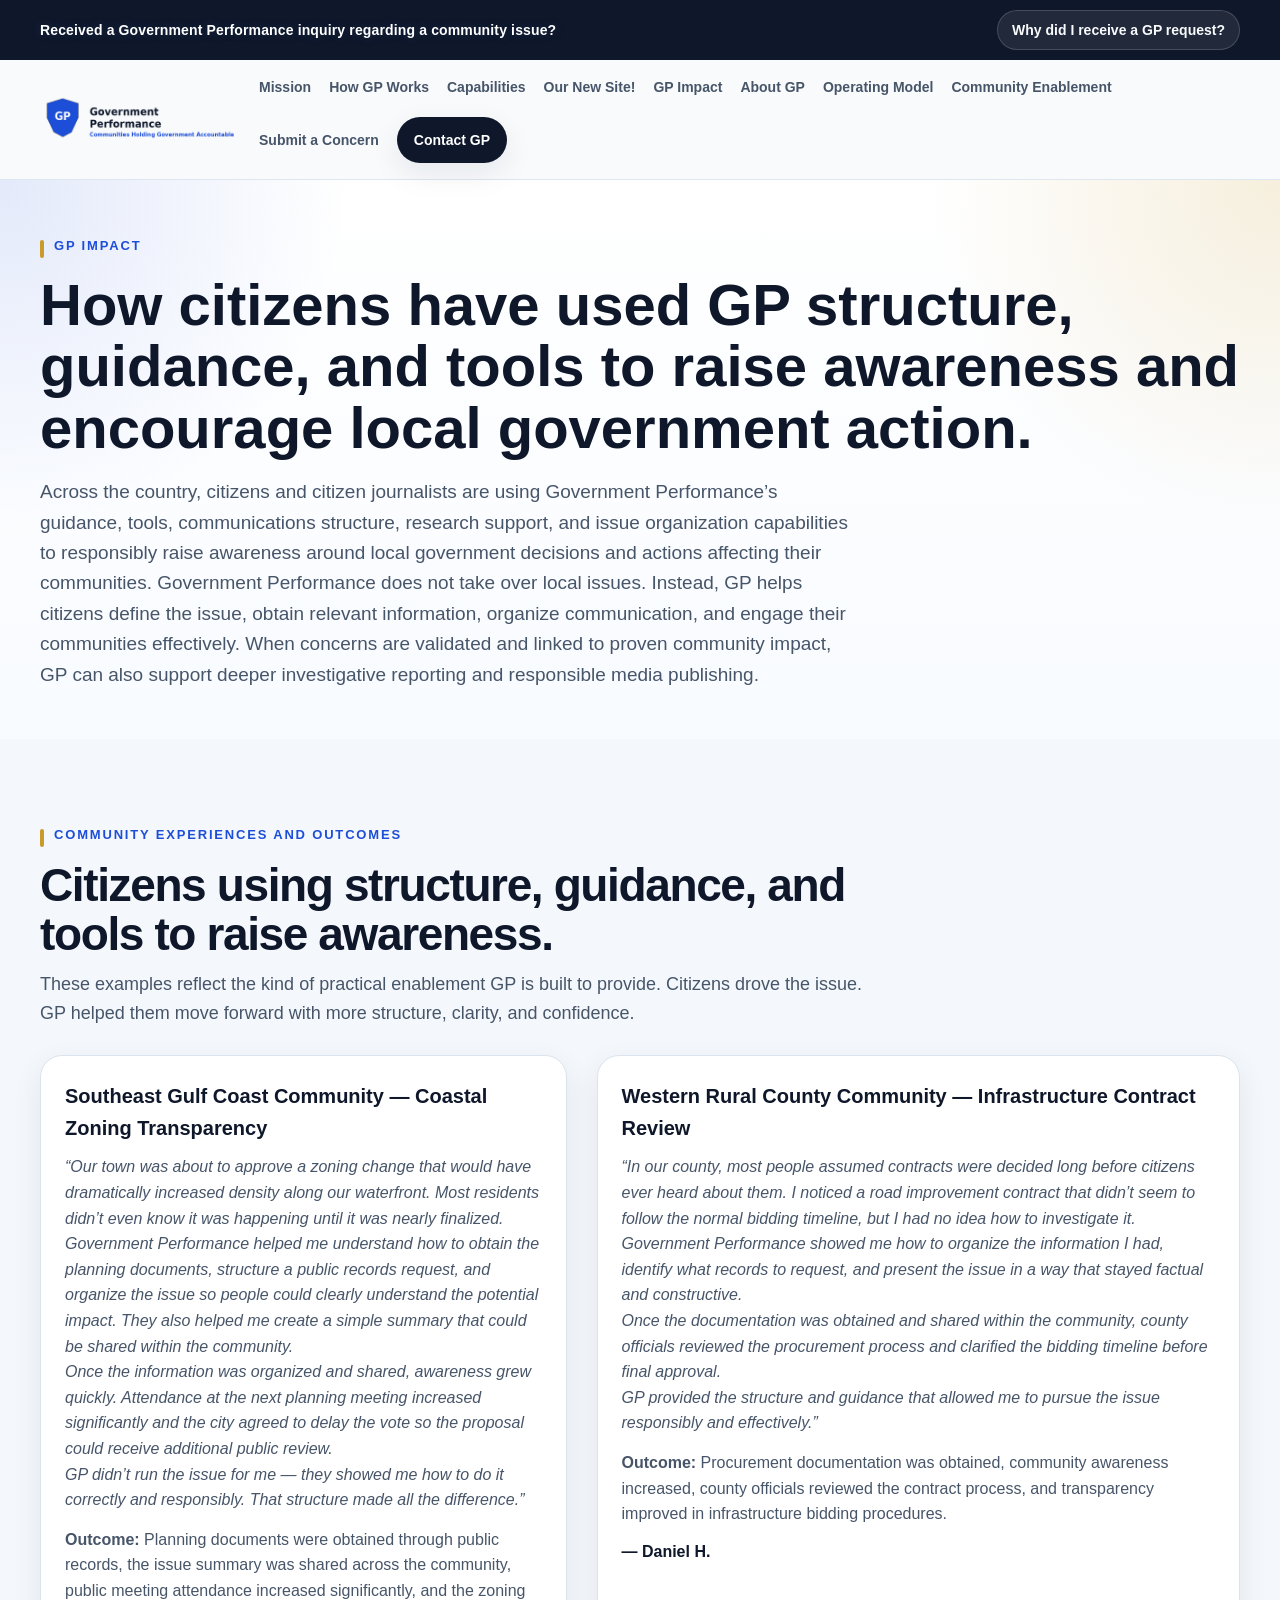
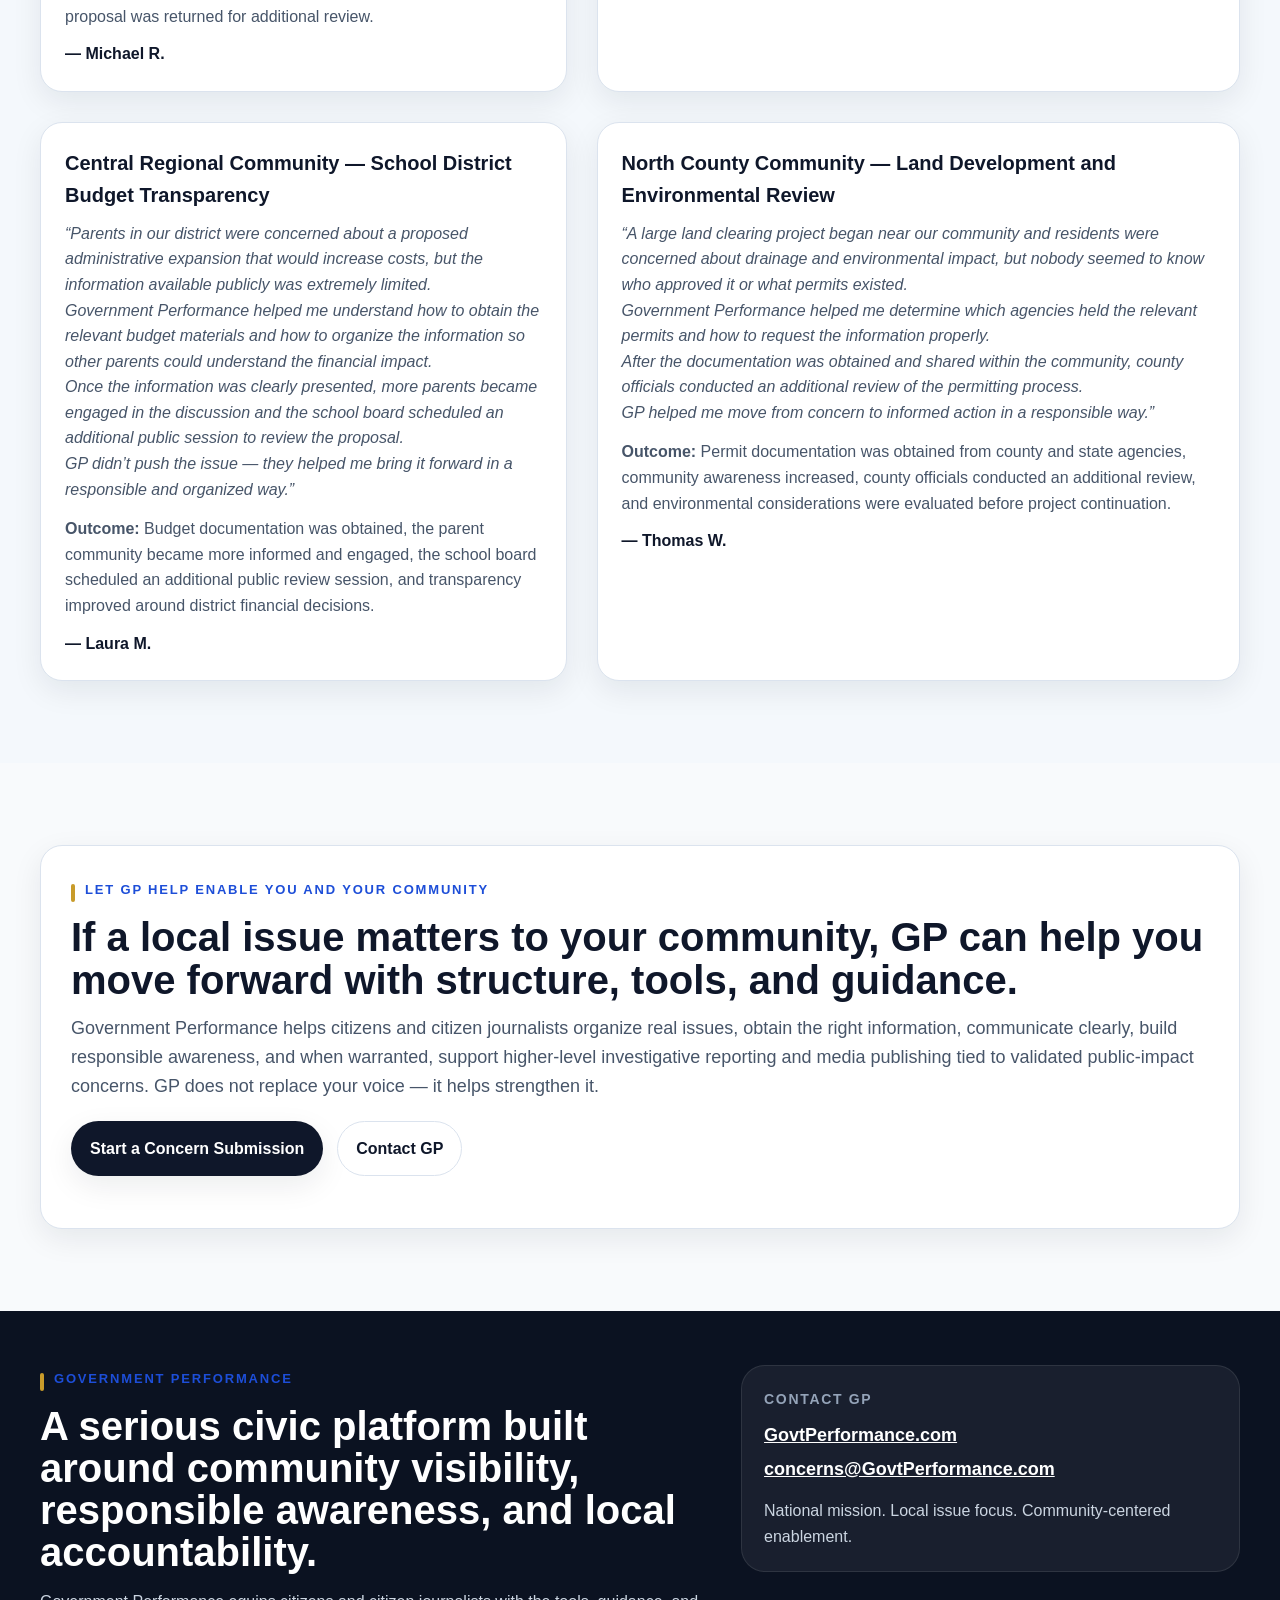
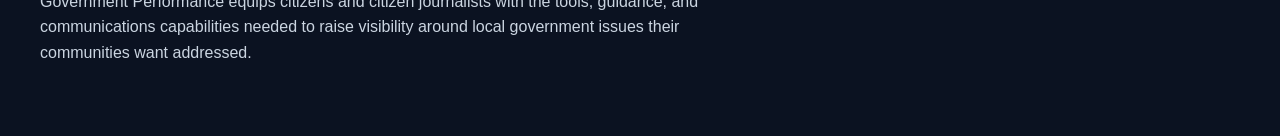
<file: gp-impact.html>
<!DOCTYPE html><html lang="en"><head>
<meta charset="UTF-8"><meta name="viewport" content="width=device-width, initial-scale=1.0">
<title>GP Impact | Government Performance</title>
<meta name="description" content="Examples of how Government Performance helps citizens and communities raise awareness and encourage government action.">
<link rel="icon" href="gp-icon.svg" type="image/svg+xml">
<link rel="stylesheet" href="styles.css"></head><body>
<div class="top-alert"> <div class="container"> <div>Received a Government Performance inquiry regarding a community issue?</div> <a href="why-did-i-receive-a-gp-request.html">Why did I receive a GP request?</a> </div></div>
<header class="site-header"> <div class="container"> <a class="brand" href="index.html"> <img src="gp-logo-horizontal-fixed.png" alt="Government Performance logo"> <div class="brand-text"> </div> </a> <nav class="nav"> <a href="index.html#mission">Mission</a> <a href="index.html#how-gp-works">How GP Works</a> <a href="index.html#capabilities">Capabilities</a> <a href="our-new-site.html">Our New Site!</a> <a href="gp-impact.html">GP Impact</a> <a href="about-gp.html">About GP</a> <a href="mission-and-model.html">Operating Model</a> <a href="community-enablement.html">Community Enablement</a> <a href="submit-a-concern.html">Submit a Concern</a> <a class="button" href="index.html#contact">Contact GP</a> </nav> </div></header>

<section class="page-hero">
  <div class="container">
    <div class="section-kicker">GP Impact</div>
    <h1>How citizens have used GP structure, guidance, and tools to raise awareness and encourage local government action.</h1>
    <p>Across the country, citizens and citizen journalists are using Government Performance’s guidance, tools, communications structure, research support, and issue organization capabilities to responsibly raise awareness around local government decisions and actions affecting their communities. Government Performance does not take over local issues. Instead, GP helps citizens define the issue, obtain relevant information, organize communication, and engage their communities effectively. When concerns are validated and linked to proven community impact, GP can also support deeper investigative reporting and responsible media publishing.</p>
  </div>
</section>

<section id="community-outcomes" class="challenge-section">
  <div class="container">
    <div class="section-head">
      <div class="section-kicker">Community Experiences and Outcomes</div>
      <h2>Citizens using structure, guidance, and tools to raise awareness.</h2>
      <p>These examples reflect the kind of practical enablement GP is built to provide. Citizens drove the issue. GP helped them move forward with more structure, clarity, and confidence.</p>
    </div>
    <div class="grid-2">
      <div class="card">
        <h3>Southeast Gulf Coast Community — Coastal Zoning Transparency</h3>
        <p><em>“Our town was about to approve a zoning change that would have dramatically increased density along our waterfront. Most residents didn’t even know it was happening until it was nearly finalized.</em></p>
        <p><em>Government Performance helped me understand how to obtain the planning documents, structure a public records request, and organize the issue so people could clearly understand the potential impact. They also helped me create a simple summary that could be shared within the community.</em></p>
        <p><em>Once the information was organized and shared, awareness grew quickly. Attendance at the next planning meeting increased significantly and the city agreed to delay the vote so the proposal could receive additional public review.</em></p>
        <p><em>GP didn’t run the issue for me — they showed me how to do it correctly and responsibly. That structure made all the difference.”</em></p>
        <p style="margin-top:14px;"><strong>Outcome:</strong> Planning documents were obtained through public records, the issue summary was shared across the community, public meeting attendance increased significantly, and the zoning proposal was returned for additional review.</p><p style="margin-top:12px; font-weight:800; color:#0f172a;">— Michael R.</p>
      </div>
      <div class="card">
        <h3>Western Rural County Community — Infrastructure Contract Review</h3>
        <p><em>“In our county, most people assumed contracts were decided long before citizens ever heard about them. I noticed a road improvement contract that didn’t seem to follow the normal bidding timeline, but I had no idea how to investigate it.</em></p>
        <p><em>Government Performance showed me how to organize the information I had, identify what records to request, and present the issue in a way that stayed factual and constructive.</em></p>
        <p><em>Once the documentation was obtained and shared within the community, county officials reviewed the procurement process and clarified the bidding timeline before final approval.</em></p>
        <p><em>GP provided the structure and guidance that allowed me to pursue the issue responsibly and effectively.”</em></p>
        <p style="margin-top:14px;"><strong>Outcome:</strong> Procurement documentation was obtained, community awareness increased, county officials reviewed the contract process, and transparency improved in infrastructure bidding procedures.</p><p style="margin-top:12px; font-weight:800; color:#0f172a;">— Daniel H.</p>
      </div>
      <div class="card">
        <h3>Central Regional Community — School District Budget Transparency</h3>
        <p><em>“Parents in our district were concerned about a proposed administrative expansion that would increase costs, but the information available publicly was extremely limited.</em></p>
        <p><em>Government Performance helped me understand how to obtain the relevant budget materials and how to organize the information so other parents could understand the financial impact.</em></p>
        <p><em>Once the information was clearly presented, more parents became engaged in the discussion and the school board scheduled an additional public session to review the proposal.</em></p>
        <p><em>GP didn’t push the issue — they helped me bring it forward in a responsible and organized way.”</em></p>
        <p style="margin-top:14px;"><strong>Outcome:</strong> Budget documentation was obtained, the parent community became more informed and engaged, the school board scheduled an additional public review session, and transparency improved around district financial decisions.</p><p style="margin-top:12px; font-weight:800; color:#0f172a;">— Laura M.</p>
      </div>
      <div class="card">
        <h3>North County Community — Land Development and Environmental Review</h3>
        <p><em>“A large land clearing project began near our community and residents were concerned about drainage and environmental impact, but nobody seemed to know who approved it or what permits existed.</em></p>
        <p><em>Government Performance helped me determine which agencies held the relevant permits and how to request the information properly.</em></p>
        <p><em>After the documentation was obtained and shared within the community, county officials conducted an additional review of the permitting process.</em></p>
        <p><em>GP helped me move from concern to informed action in a responsible way.”</em></p>
        <p style="margin-top:14px;"><strong>Outcome:</strong> Permit documentation was obtained from county and state agencies, community awareness increased, county officials conducted an additional review, and environmental considerations were evaluated before project continuation.</p><p style="margin-top:12px; font-weight:800; color:#0f172a;">— Thomas W.</p>
      </div>
    </div>
  </div>
</section>

<section>
  <div class="container">
    <div class="card" style="padding:30px;">
      <div class="section-kicker">Let GP help enable you and your community</div>
      <h2 style="margin:14px 0 12px; font-size:40px; line-height:1.08;">If a local issue matters to your community, GP can help you move forward with structure, tools, and guidance.</h2>
      <p style="font-size:18px; color:#475569;">Government Performance helps citizens and citizen journalists organize real issues, obtain the right information, communicate clearly, build responsible awareness, and when warranted, support higher-level investigative reporting and media publishing tied to validated public-impact concerns. GP does not replace your voice — it helps strengthen it.</p>
      <div class="hero-actions">
        <a class="button primary" href="submit-a-concern.html">Start a Concern Submission</a>
        <a class="button secondary" href="mailto:concerns@GovtPerformance.com">Contact GP</a>
      </div>
    </div>
  </div>
</section>

<footer class="footer"> <div class="container footer-grid"> <div> <div class="section-kicker">Government Performance</div> <h2 style="margin:14px 0 10px; font-size:40px; line-height:1.05;">A serious civic platform built around community visibility, responsible awareness, and local accountability.</h2> <p style="color:#cbd5e1; max-width:760px;">Government Performance equips citizens and citizen journalists with the tools, guidance, and communications capabilities needed to raise visibility around local government issues their communities want addressed.</p> </div> <div class="footer-card"> <div class="small-note" style="color:#94a3b8; text-transform:uppercase; letter-spacing:.12em; font-weight:800;">Contact GP</div> <p style="margin:10px 0 6px; font-size:18px; font-weight:800;"><a href="https://GovtPerformance.com">GovtPerformance.com</a></p> <p style="margin:0 0 14px; font-size:18px; font-weight:800;"><a href="mailto:concerns@GovtPerformance.com">concerns@GovtPerformance.com</a></p> <p style="margin:0; color:#cbd5e1;">National mission. Local issue focus. Community-centered enablement.</p> </div> </div></footer>
<script src="script.js"></script></body></html>
</file>
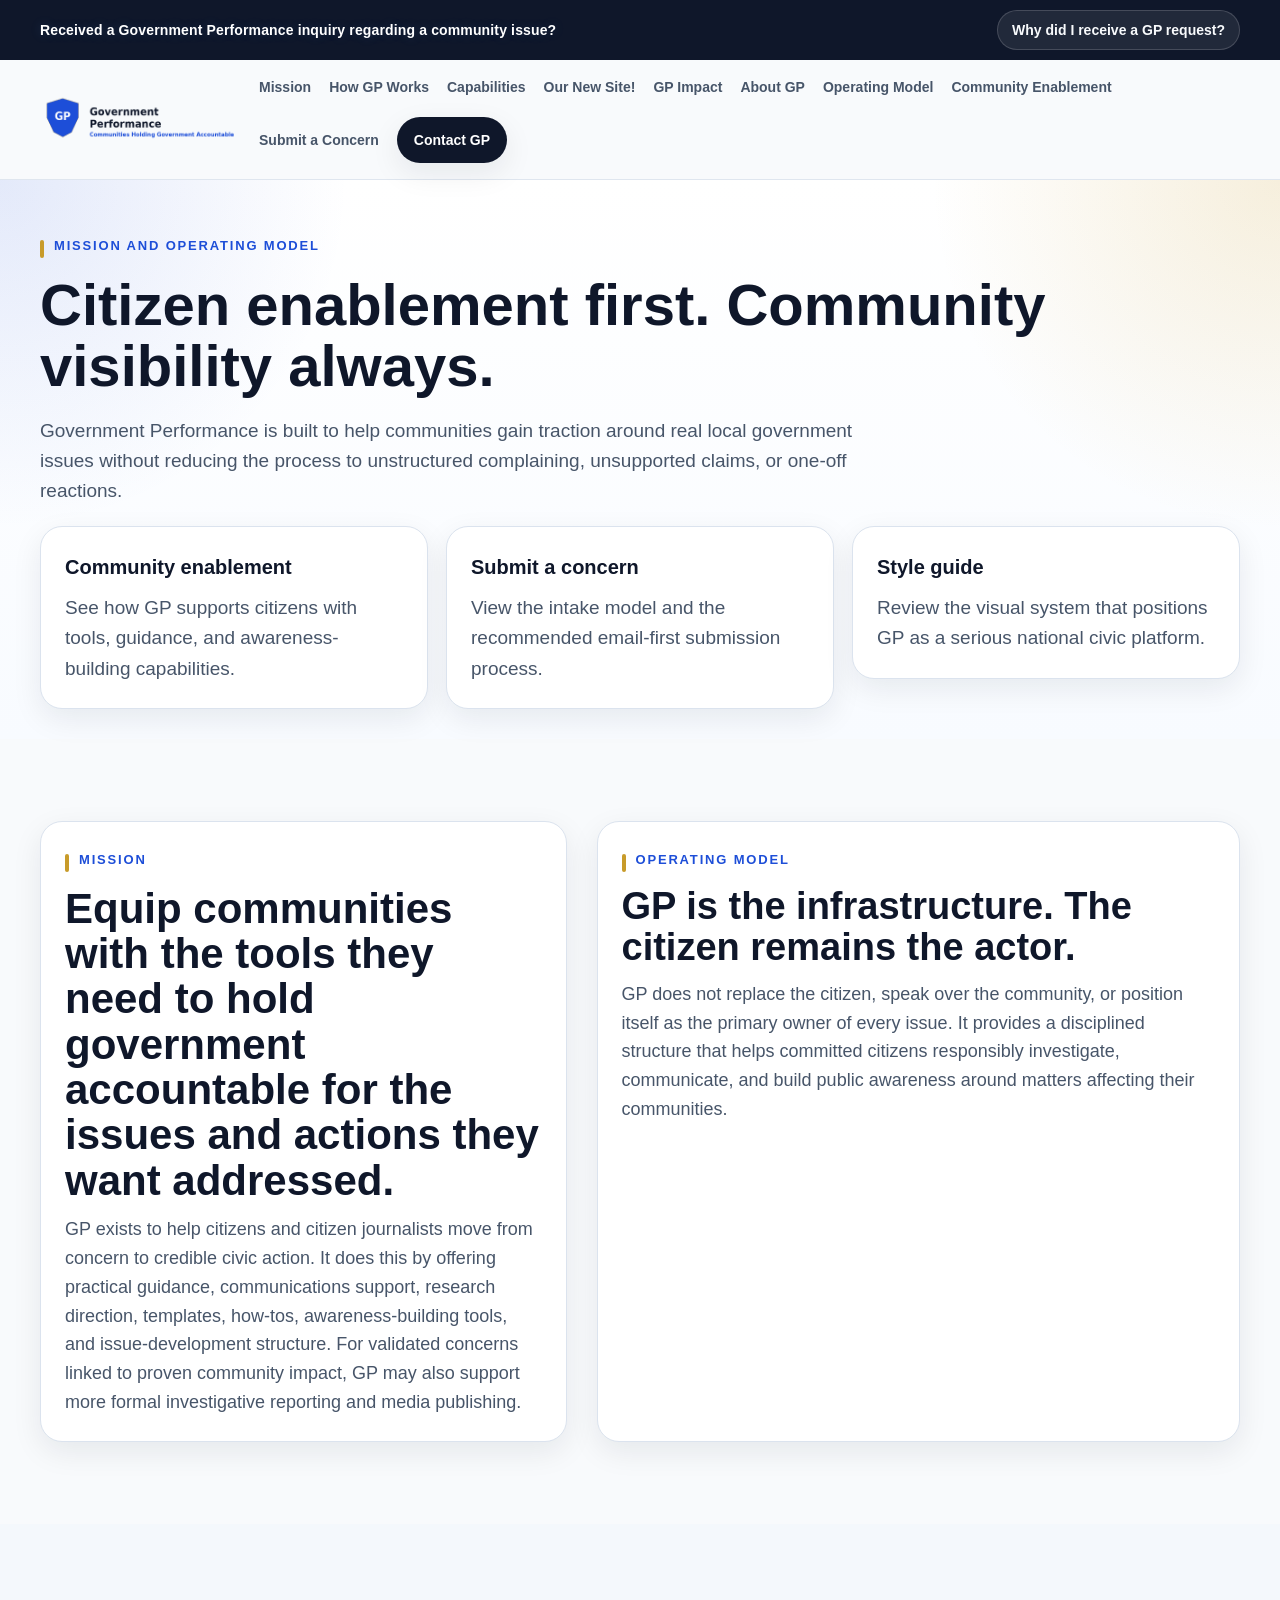
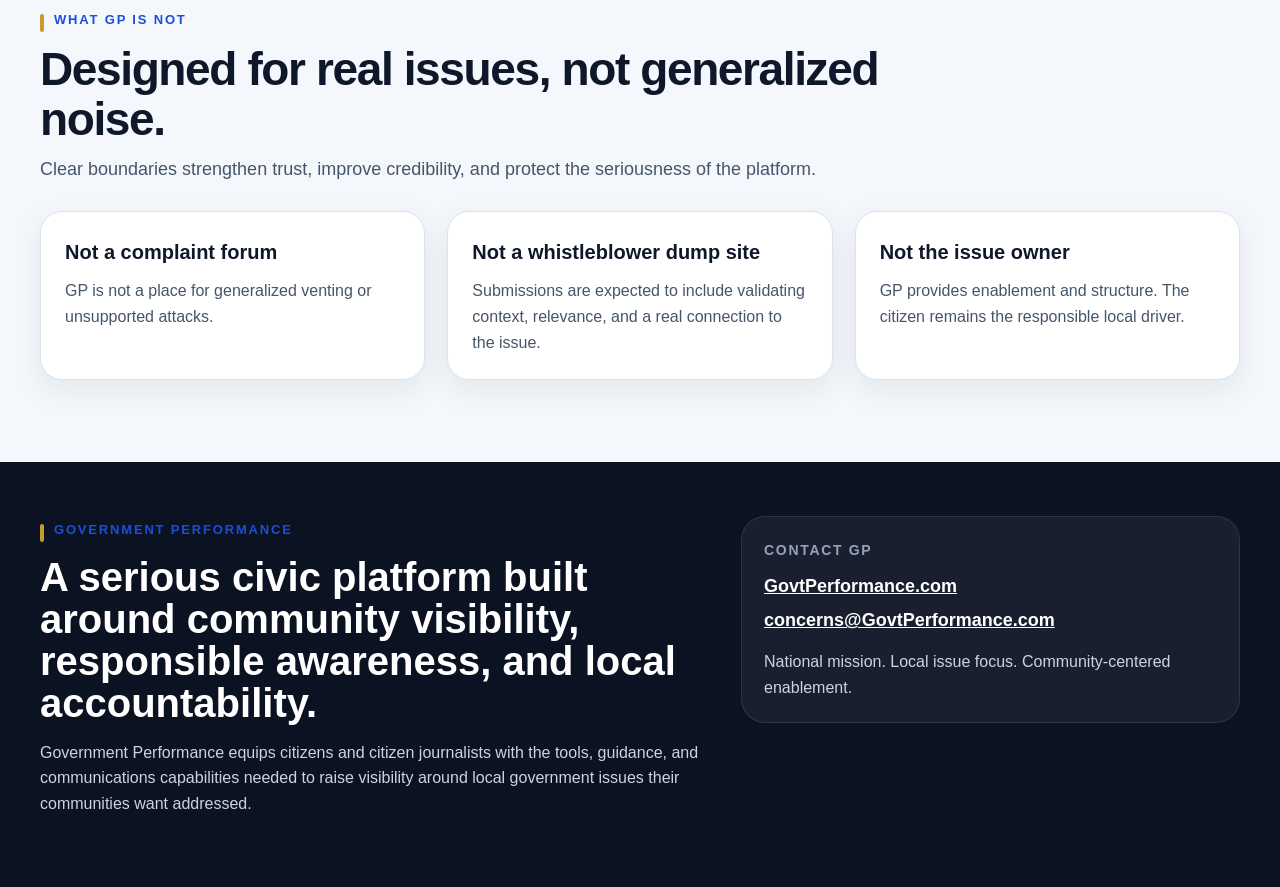
<file: mission-and-model.html>
<!DOCTYPE html>
<html lang="en">
<head> <meta charset="UTF-8"><meta name="viewport" content="width=device-width, initial-scale=1.0"> <title>Mission and Operating Model | Government Performance</title> <link rel="icon" href="gp-icon.svg" type="image/svg+xml"> <link rel="stylesheet" href="styles.css">
</head>
<body>
<div class="top-alert"> <div class="container"> <div>Received a Government Performance inquiry regarding a community issue?</div> <a href="why-did-i-receive-a-gp-request.html">Why did I receive a GP request?</a> </div></div> <header class="site-header"> <div class="container"> <a class="brand" href="index.html"> <img src="gp-logo-horizontal-fixed.png" alt="Government Performance logo"> <div class="brand-text"> </div> </a> <nav class="nav"> <a href="index.html#mission">Mission</a> <a href="index.html#how-gp-works">How GP Works</a> <a href="index.html#capabilities">Capabilities</a> <a href="our-new-site.html">Our New Site!</a> <a href="gp-impact.html">GP Impact</a> <a href="about-gp.html">About GP</a> <a href="mission-and-model.html">Operating Model</a> <a href="community-enablement.html">Community Enablement</a> <a href="submit-a-concern.html">Submit a Concern</a> <a class="button" href="index.html#contact">Contact GP</a> </nav> </div></header>
 <section class="page-hero"> <div class="container"> <div class="section-kicker">Mission and operating model</div> <h1>Citizen enablement first. Community visibility always.</h1> <p>Government Performance is built to help communities gain traction around real local government issues without reducing the process to unstructured complaining, unsupported claims, or one-off reactions.</p> <div class="page-nav-cards"> <a href="community-enablement.html"><div class="card"><h3>Community enablement</h3><p>See how GP supports citizens with tools, guidance, and awareness-building capabilities.</p></div></a> <a href="submit-a-concern.html"><div class="card"><h3>Submit a concern</h3><p>View the intake model and the recommended email-first submission process.</p></div></a> <a href="style-guide.html"><div class="card"><h3>Style guide</h3><p>Review the visual system that positions GP as a serious national civic platform.</p></div></a> </div> </div> </section> <section> <div class="container grid-2"> <div class="card"> <div class="section-kicker">Mission</div> <h2 style="margin:14px 0 12px; font-size:42px; line-height:1.08;">Equip communities with the tools they need to hold government accountable for the issues and actions they want addressed.</h2> <p style="font-size:18px;">GP exists to help citizens and citizen journalists move from concern to credible civic action. It does this by offering practical guidance, communications support, research direction, templates, how-tos, awareness-building tools, and issue-development structure. For validated concerns linked to proven community impact, GP may also support more formal investigative reporting and media publishing.</p> </div> <div class="card"> <div class="section-kicker">Operating model</div> <h2 style="margin:14px 0 12px; font-size:38px; line-height:1.08;">GP is the infrastructure. The citizen remains the actor.</h2> <p style="font-size:18px;">GP does not replace the citizen, speak over the community, or position itself as the primary owner of every issue. It provides a disciplined structure that helps committed citizens responsibly investigate, communicate, and build public awareness around matters affecting their communities.</p> </div> </div> </section> <section class="challenge-section"> <div class="container"> <div class="section-head"> <div class="section-kicker">What GP is not</div> <h2>Designed for real issues, not generalized noise.</h2> <p>Clear boundaries strengthen trust, improve credibility, and protect the seriousness of the platform.</p> </div> <div class="grid-3"> <div class="card"><h3>Not a complaint forum</h3><p>GP is not a place for generalized venting or unsupported attacks.</p></div> <div class="card"><h3>Not a whistleblower dump site</h3><p>Submissions are expected to include validating context, relevance, and a real connection to the issue.</p></div> <div class="card"><h3>Not the issue owner</h3><p>GP provides enablement and structure. The citizen remains the responsible local driver.</p></div> </div> </div> </section> <footer class="footer"> <div class="container footer-grid"> <div> <div class="section-kicker">Government Performance</div> <h2 style="margin:14px 0 10px; font-size:40px; line-height:1.05;">A serious civic platform built around community visibility, responsible awareness, and local accountability.</h2> <p style="color:#cbd5e1; max-width:760px;">Government Performance equips citizens and citizen journalists with the tools, guidance, and communications capabilities needed to raise visibility around local government issues their communities want addressed.</p> </div> <div class="footer-card"> <div class="small-note" style="color:#94a3b8; text-transform:uppercase; letter-spacing:.12em; font-weight:800;">Contact GP</div> <p style="margin:10px 0 6px; font-size:18px; font-weight:800;"><a href="https://GovtPerformance.com">GovtPerformance.com</a></p> <p style="margin:0 0 14px; font-size:18px; font-weight:800;"><a href="mailto:concerns@GovtPerformance.com">concerns@GovtPerformance.com</a></p> <p style="margin:0; color:#cbd5e1;">National mission. Local issue focus. Community-centered enablement.</p> </div> </div>
</footer>   <script src="script.js"></script>
</body>
</html>
</file>
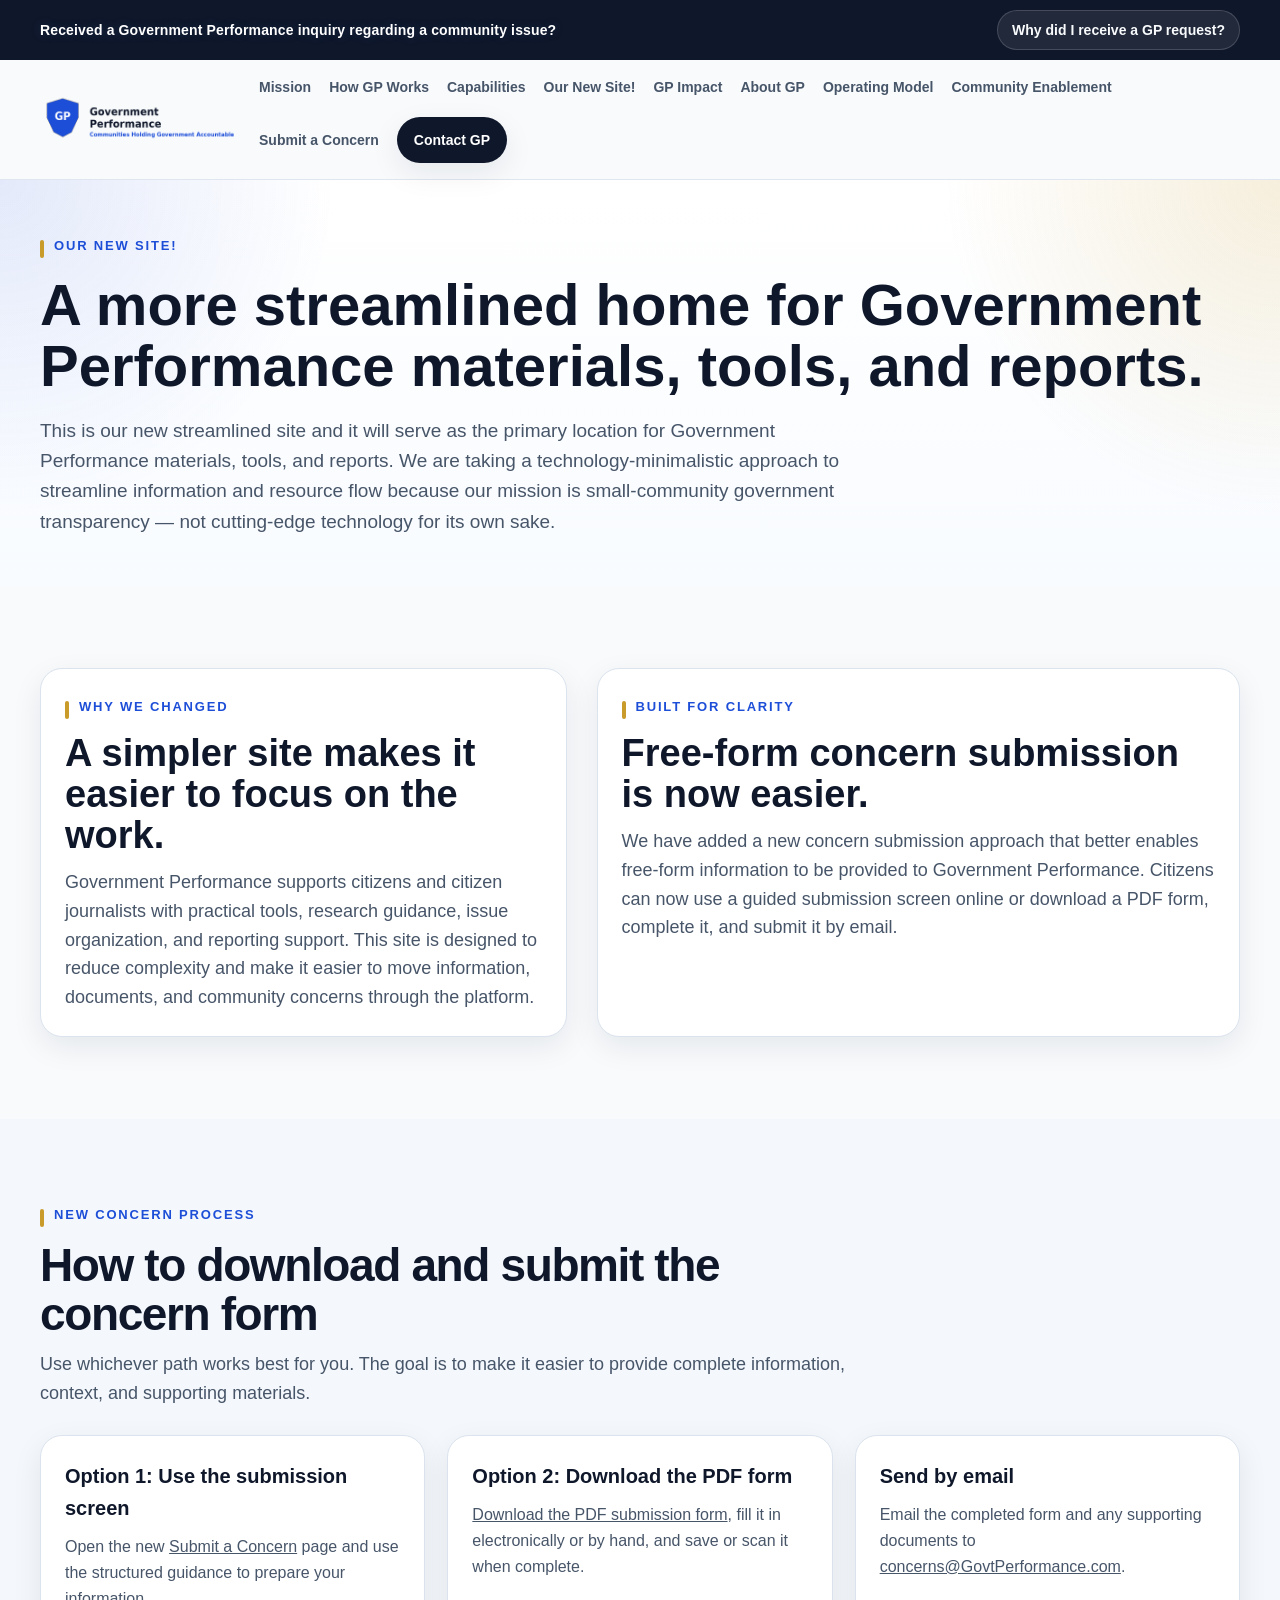
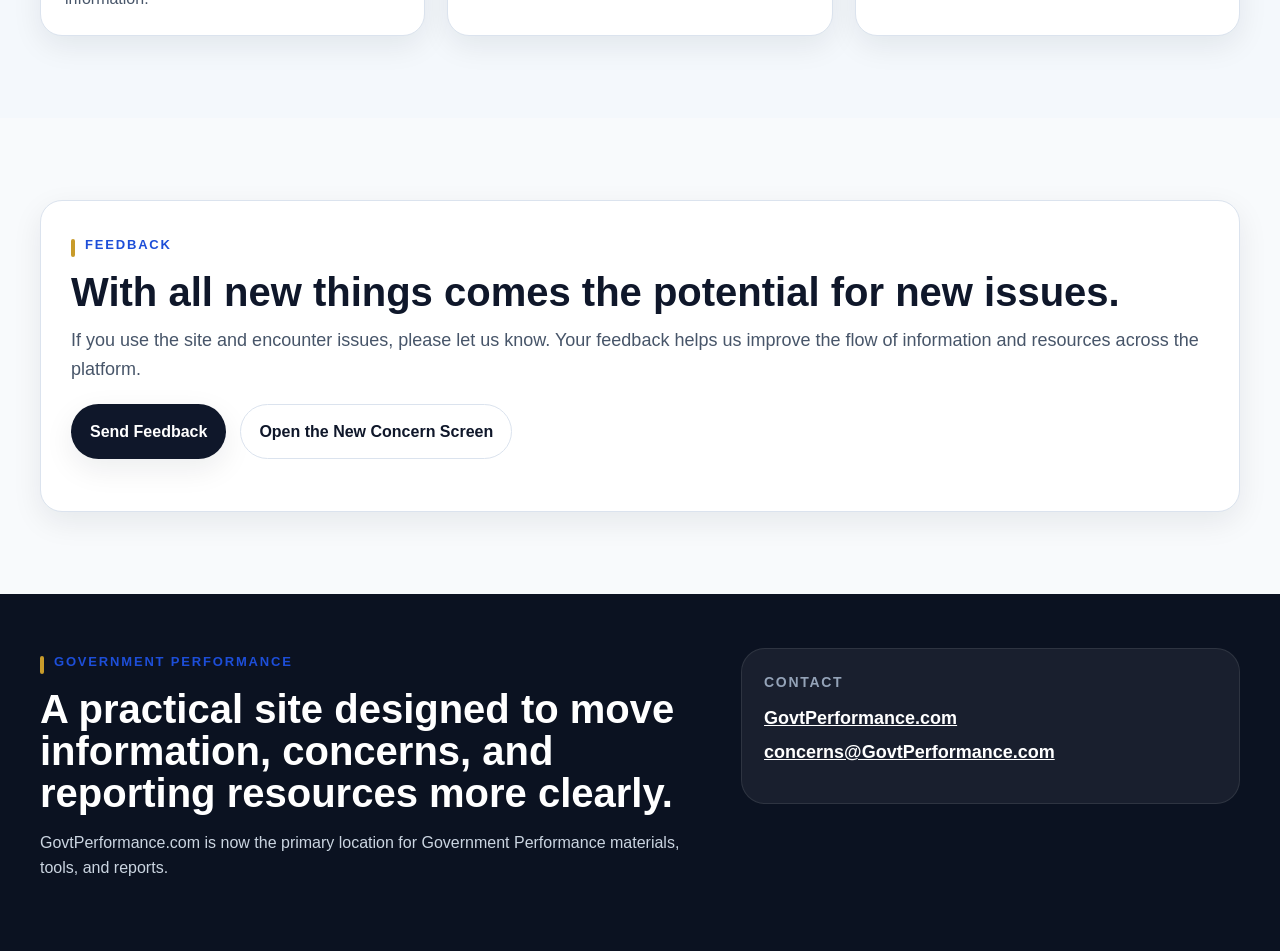
<file: our-new-site.html>
<!DOCTYPE html><html lang="en"><head>
<meta charset="UTF-8"><meta name="viewport" content="width=device-width, initial-scale=1.0">
<title>Our New Site! | Government Performance</title>
<link rel="icon" href="gp-icon.svg" type="image/svg+xml"><link rel="stylesheet" href="styles.css"></head><body>
<div class="top-alert"> <div class="container"> <div>Received a Government Performance inquiry regarding a community issue?</div> <a href="why-did-i-receive-a-gp-request.html">Why did I receive a GP request?</a> </div></div>
<header class="site-header"> <div class="container"> <a class="brand" href="index.html"> <img src="gp-logo-horizontal-fixed.png" alt="Government Performance logo"> <div class="brand-text"> </div> </a> <nav class="nav"> <a href="index.html#mission">Mission</a> <a href="index.html#how-gp-works">How GP Works</a> <a href="index.html#capabilities">Capabilities</a> <a href="our-new-site.html">Our New Site!</a> <a href="gp-impact.html">GP Impact</a> <a href="about-gp.html">About GP</a> <a href="mission-and-model.html">Operating Model</a> <a href="community-enablement.html">Community Enablement</a> <a href="submit-a-concern.html">Submit a Concern</a> <a class="button" href="index.html#contact">Contact GP</a> </nav> </div></header>
<section class="page-hero">
  <div class="container">
    <div class="section-kicker">Our New Site!</div>
    <h1>A more streamlined home for Government Performance materials, tools, and reports.</h1>
    <p>This is our new streamlined site and it will serve as the primary location for Government Performance materials, tools, and reports. We are taking a technology-minimalistic approach to streamline information and resource flow because our mission is small-community government transparency — not cutting-edge technology for its own sake.</p>
  </div>
</section>

<section>
  <div class="container grid-2">
    <div class="card">
      <div class="section-kicker">Why we changed</div>
      <h2 style="margin:14px 0 12px; font-size:38px; line-height:1.08;">A simpler site makes it easier to focus on the work.</h2>
      <p style="font-size:18px;">Government Performance supports citizens and citizen journalists with practical tools, research guidance, issue organization, and reporting support. This site is designed to reduce complexity and make it easier to move information, documents, and community concerns through the platform.</p>
    </div>
    <div class="card">
      <div class="section-kicker">Built for clarity</div>
      <h2 style="margin:14px 0 12px; font-size:38px; line-height:1.08;">Free-form concern submission is now easier.</h2>
      <p style="font-size:18px;">We have added a new concern submission approach that better enables free-form information to be provided to Government Performance. Citizens can now use a guided submission screen online or download a PDF form, complete it, and submit it by email.</p>
    </div>
  </div>
</section>

<section class="challenge-section">
  <div class="container">
    <div class="section-head">
      <div class="section-kicker">New concern process</div>
      <h2>How to download and submit the concern form</h2>
      <p>Use whichever path works best for you. The goal is to make it easier to provide complete information, context, and supporting materials.</p>
    </div>
    <div class="grid-3">
      <div class="card"><h3>Option 1: Use the submission screen</h3><p>Open the new <a href="submit-a-concern.html">Submit a Concern</a> page and use the structured guidance to prepare your information.</p></div>
      <div class="card"><h3>Option 2: Download the PDF form</h3><p><a href="concern-submission-form.pdf">Download the PDF submission form</a>, fill it in electronically or by hand, and save or scan it when complete.</p></div>
      <div class="card"><h3>Send by email</h3><p>Email the completed form and any supporting documents to <a href="mailto:concerns@GovtPerformance.com">concerns@GovtPerformance.com</a>.</p></div>
    </div>
  </div>
</section>

<section>
  <div class="container">
    <div class="card" style="padding:30px;">
      <div class="section-kicker">Feedback</div>
      <h2 style="margin:14px 0 12px; font-size:40px; line-height:1.08;">With all new things comes the potential for new issues.</h2>
      <p style="font-size:18px; color:#475569;">If you use the site and encounter issues, please let us know. Your feedback helps us improve the flow of information and resources across the platform.</p>
      <div class="hero-actions">
        <a class="button primary" href="mailto:concerns@GovtPerformance.com?subject=Site%20Feedback">Send Feedback</a>
        <a class="button secondary" href="submit-a-concern.html">Open the New Concern Screen</a>
      </div>
    </div>
  </div>
</section>

<footer class="footer">
  <div class="container footer-grid">
    <div>
      <div class="section-kicker">Government Performance</div>
      <h2 style="margin:14px 0 10px; font-size:40px; line-height:1.05;">A practical site designed to move information, concerns, and reporting resources more clearly.</h2>
      <p style="color:#cbd5e1; max-width:760px;">GovtPerformance.com is now the primary location for Government Performance materials, tools, and reports.</p>
    </div>
    <div class="footer-card">
      <div class="small-note" style="color:#94a3b8; text-transform:uppercase; letter-spacing:.12em; font-weight:800;">Contact</div>
      <p style="margin:10px 0 6px; font-size:18px; font-weight:800;"><a href="https://GovtPerformance.com">GovtPerformance.com</a></p>
      <p style="margin:0 0 14px; font-size:18px; font-weight:800;"><a href="mailto:concerns@GovtPerformance.com">concerns@GovtPerformance.com</a></p>
    </div>
  </div>
</footer>
<script src="script.js"></script></body></html>
</file>
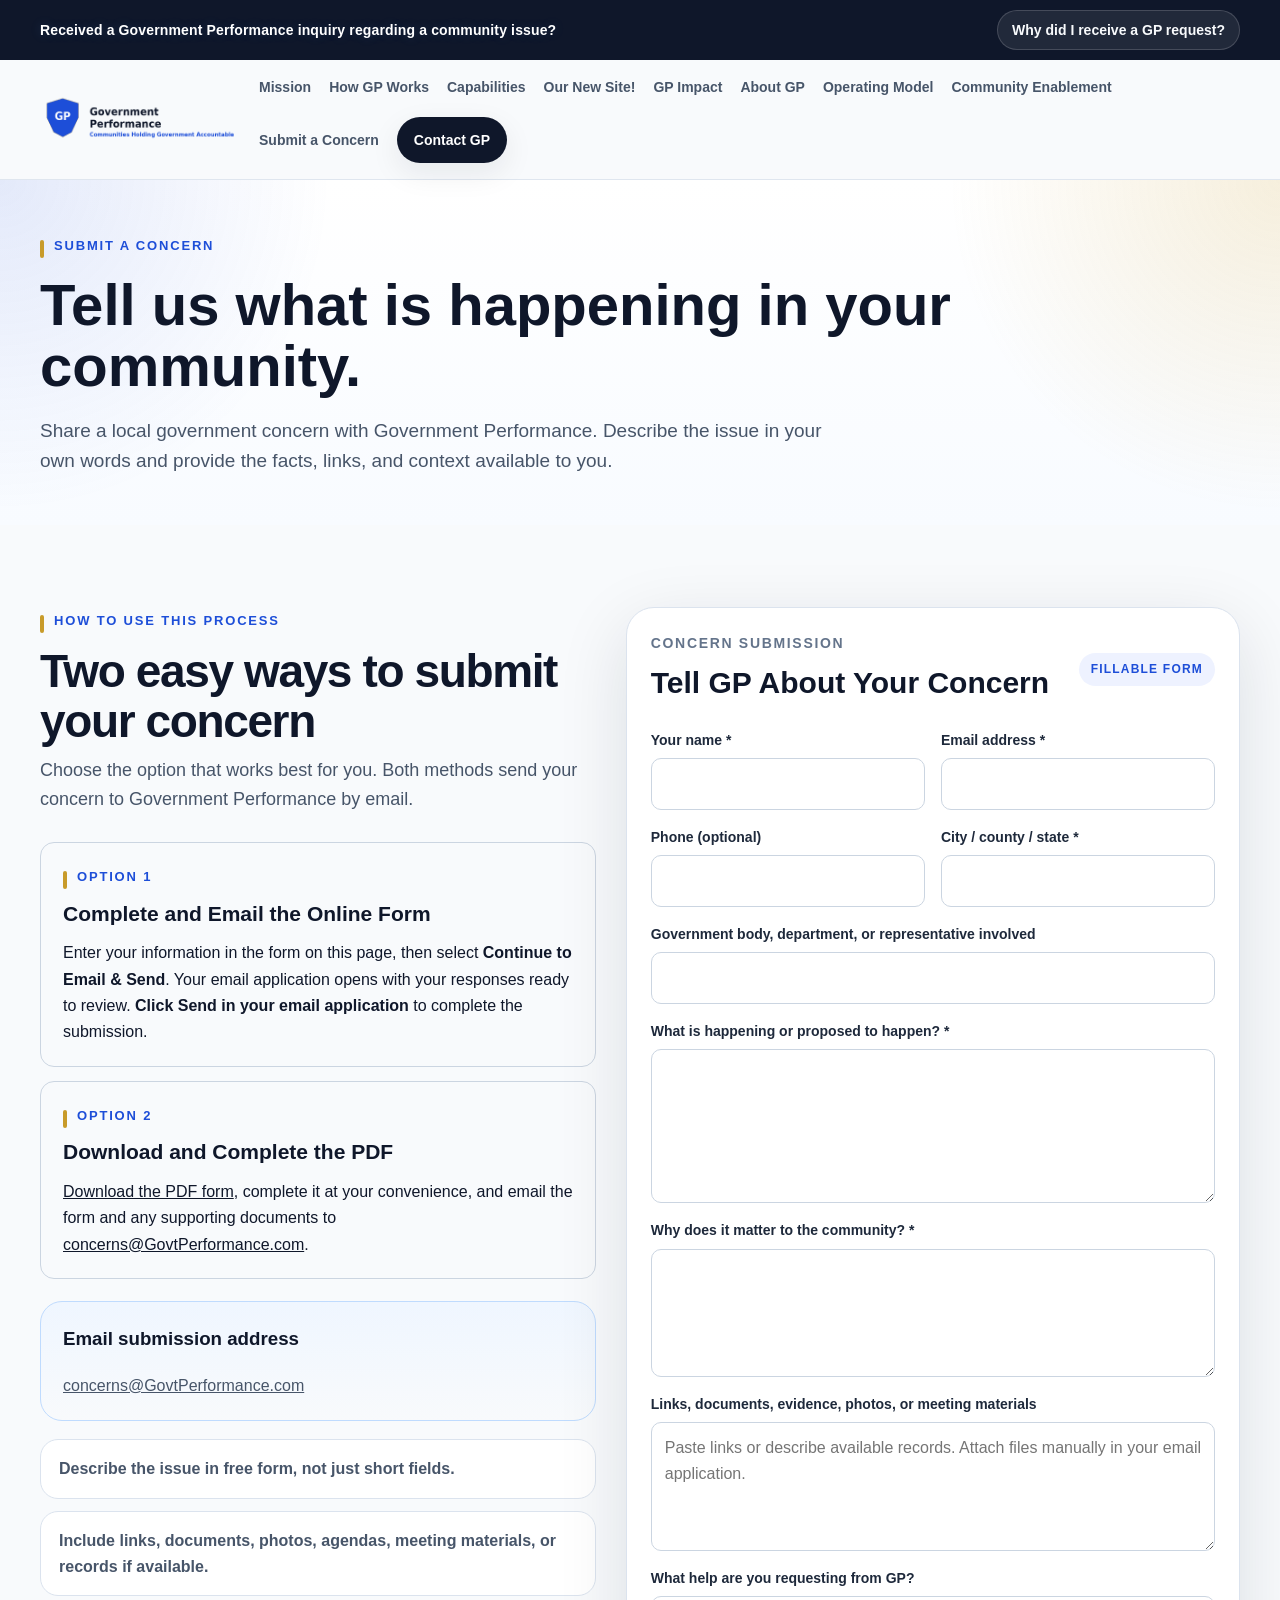
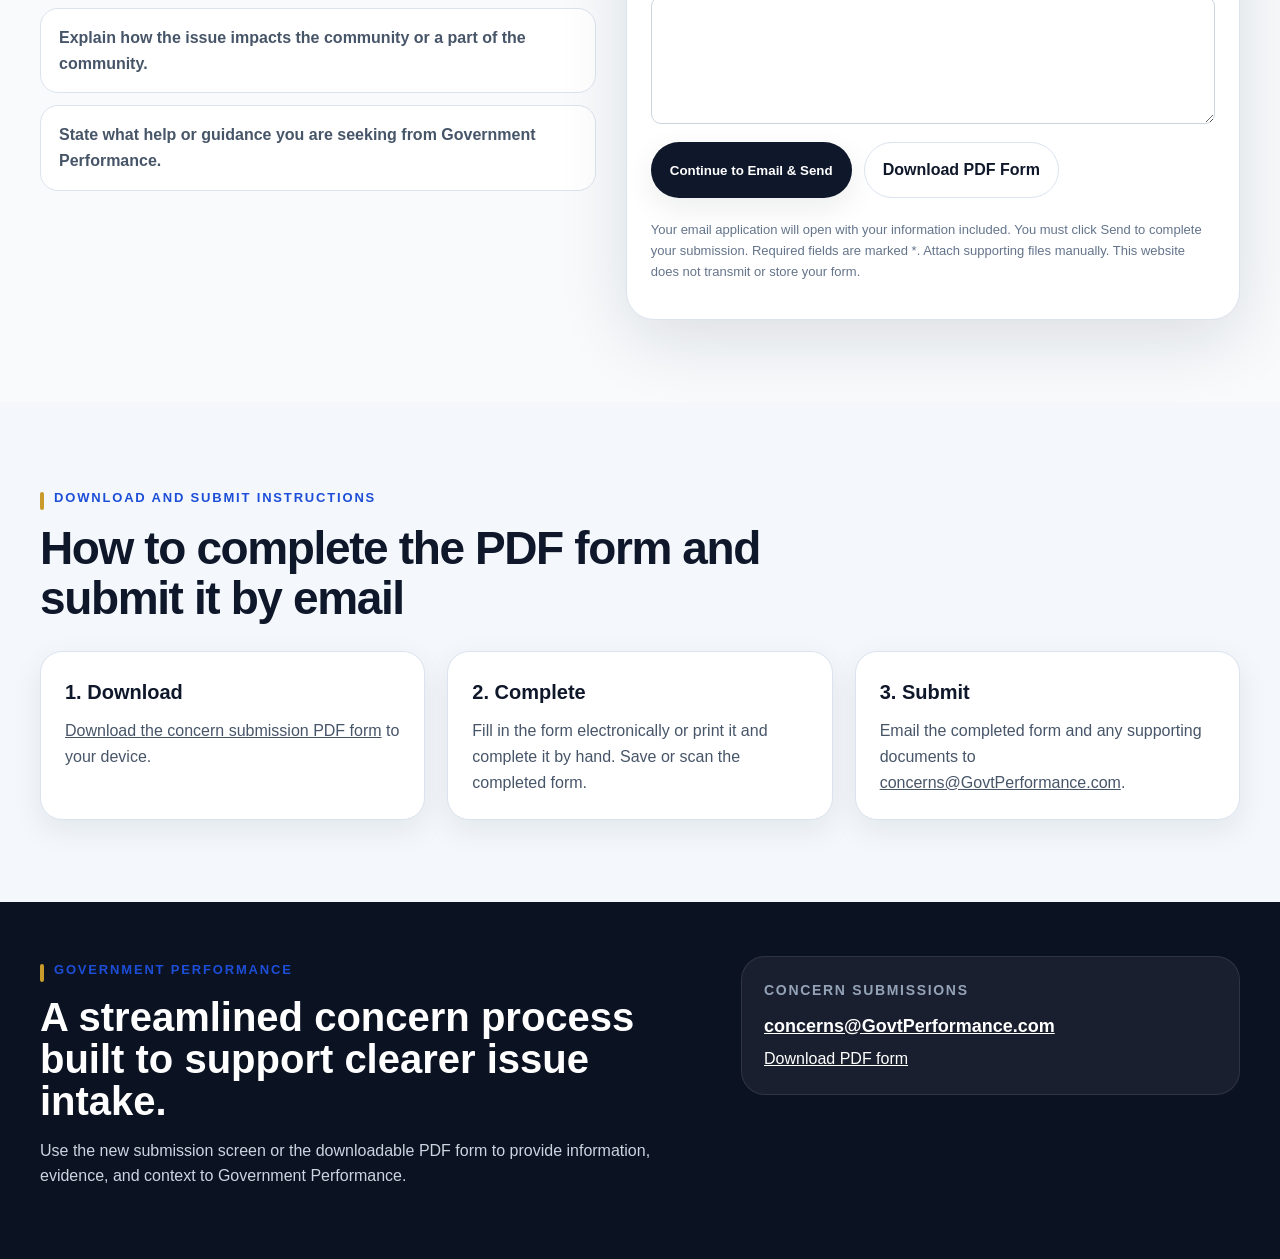
<file: submit-a-concern.html>
<!DOCTYPE html>

<html lang="en"><head>
<meta charset="utf-8"/><meta content="width=device-width, initial-scale=1.0" name="viewport"/>
<title>Submit a Concern | Government Performance</title>
<link href="gp-icon.svg" rel="icon" type="image/svg+xml"/><link href="styles.css" rel="stylesheet"/><style>
#gp-concern-form .form-grid{display:grid;grid-template-columns:1fr 1fr;gap:16px;margin-top:22px}
#gp-concern-form .gp-field{grid-column:1/-1;display:flex;flex-direction:column;gap:7px}
#gp-concern-form .gp-field:nth-child(-n+4){grid-column:span 1}
#gp-concern-form label{font-weight:700;color:#1e293b;font-size:14px}
#gp-concern-form input,#gp-concern-form textarea,.gp-fallback textarea{box-sizing:border-box;width:100%;font:inherit;padding:12px 13px;border:1px solid #cbd5e1;border-radius:10px;background:#fff;color:#0f172a}
#gp-concern-form input:focus,#gp-concern-form textarea:focus{outline:2px solid #2563eb;outline-offset:1px}
#gp-concern-form textarea{resize:vertical;min-height:100px}
#gp-concern-form button{cursor:pointer}
.gp-fallback{margin-top:20px;padding:16px;border:1px solid #cbd5e1;border-radius:12px;background:#f8fafc}
.gp-fallback[hidden]{display:none}
#gp-copy-status{margin-left:12px}
@media(max-width:720px){#gp-concern-form .form-grid{grid-template-columns:1fr}#gp-concern-form .gp-field:nth-child(-n+4){grid-column:1/-1}}

.gp-options{display:grid;gap:14px;margin:22px 0}
.gp-option{padding:20px 22px;border:1px solid #cbd5e1;border-radius:14px;background:#f8fafc}
.gp-option h3{margin:8px 0 10px;font-size:21px}
.gp-option p{margin:0;line-height:1.65}
</style></head><body>
<div class="top-alert"> <div class="container"> <div>Received a Government Performance inquiry regarding a community issue?</div> <a href="why-did-i-receive-a-gp-request.html">Why did I receive a GP request?</a> </div></div>
<header class="site-header"> <div class="container"> <a class="brand" href="index.html"> <img alt="Government Performance logo" src="gp-logo-horizontal-fixed.png"/> <div class="brand-text"> </div> </a> <nav class="nav"> <a href="index.html#mission">Mission</a> <a href="index.html#how-gp-works">How GP Works</a> <a href="index.html#capabilities">Capabilities</a> <a href="our-new-site.html">Our New Site!</a> <a href="gp-impact.html">GP Impact</a> <a href="about-gp.html">About GP</a> <a href="mission-and-model.html">Operating Model</a> <a href="community-enablement.html">Community Enablement</a> <a href="submit-a-concern.html">Submit a Concern</a> <a class="button" href="index.html#contact">Contact GP</a> </nav> </div></header>
<section class="page-hero">
<div class="container">
<div class="section-kicker">Submit a Concern</div>
<h1>Tell us what is happening in your community.</h1>
<p>Share a local government concern with Government Performance. Describe the issue in your own words and provide the facts, links, and context available to you.</p>
</div>
</section>
<section>
<div class="container submit-wrap">
<div>
<div class="section-head">
<div class="section-kicker">How to use this process</div>
<h2>Two easy ways to submit your concern</h2>
<p>Choose the option that works best for you. Both methods send your concern to Government Performance by email.</p>
</div><div aria-label="Submission options" class="gp-options">
<div class="gp-option"><div class="section-kicker">Option 1</div><h3>Complete and Email the Online Form</h3><p>Enter your information in the form on this page, then select <strong>Continue to Email &amp; Send</strong>. Your email application opens with your responses ready to review. <strong>Click Send in your email application</strong> to complete the submission.</p></div>
<div class="gp-option"><div class="section-kicker">Option 2</div><h3>Download and Complete the PDF</h3><p><a href="concern-submission-form.pdf">Download the PDF form</a>, complete it at your convenience, and email the form and any supporting documents to <a href="mailto:concerns@GovtPerformance.com">concerns@GovtPerformance.com</a>.</p></div>
</div>
<div class="callout">
<h3 style="margin-top:0;">Email submission address</h3>
<p style="margin-bottom:0; color:#475569;"><a href="mailto:concerns@GovtPerformance.com">concerns@GovtPerformance.com</a></p>
</div>
<div class="feature-list" style="margin-top:18px;">
<div class="item">Describe the issue in free form, not just short fields.</div>
<div class="item">Include links, documents, photos, agendas, meeting materials, or records if available.</div>
<div class="item">Explain how the issue impacts the community or a part of the community.</div>
<div class="item">State what help or guidance you are seeking from Government Performance.</div>
</div>
</div>
<div class="form-preview"><div class="header"><div><div class="small-note" style="text-transform:uppercase;letter-spacing:.12em;font-weight:800;">Concern submission</div><h3 style="margin:4px 0 0;font-size:30px;">Tell GP About Your Concern</h3></div><div class="tag">Fillable form</div></div><form id="gp-concern-form" novalidate="">
<div class="form-grid">
<div class="gp-field"><label for="gp-name">Your name <span aria-hidden="true">*</span></label><input autocomplete="name" id="gp-name" maxlength="120" name="name" required=""/></div>
<div class="gp-field"><label for="gp-email">Email address <span aria-hidden="true">*</span></label><input autocomplete="email" id="gp-email" maxlength="180" name="email" required="" type="email"/></div>
<div class="gp-field"><label for="gp-phone">Phone (optional)</label><input autocomplete="tel" id="gp-phone" maxlength="80" name="phone" type="tel"/></div>
<div class="gp-field"><label for="gp-location">City / county / state <span aria-hidden="true">*</span></label><input id="gp-location" maxlength="200" name="location" required=""/></div>
<div class="gp-field"><label for="gp-agency">Government body, department, or representative involved</label><input id="gp-agency" maxlength="250" name="agency"/></div>
<div class="gp-field"><label for="gp-issue">What is happening or proposed to happen? <span aria-hidden="true">*</span></label><textarea id="gp-issue" name="issue" required="" rows="5"></textarea></div>
<div class="gp-field"><label for="gp-impact">Why does it matter to the community? <span aria-hidden="true">*</span></label><textarea id="gp-impact" name="impact" required="" rows="4"></textarea></div>
<div class="gp-field"><label for="gp-evidence">Links, documents, evidence, photos, or meeting materials</label><textarea id="gp-evidence" name="evidence" placeholder="Paste links or describe available records. Attach files manually in your email application." rows="4"></textarea></div>
<div class="gp-field"><label for="gp-help">What help are you requesting from GP?</label><textarea id="gp-help" name="help" rows="4"></textarea></div>
</div>
<div class="hero-actions" style="margin-top:18px;display:flex;gap:12px;flex-wrap:wrap;"><button class="button primary" type="submit">Continue to Email &amp; Send</button><a class="button secondary" href="concern-submission-form.pdf">Download PDF Form</a></div>
<p class="note">Your email application will open with your information included. You must click Send to complete your submission. Required fields are marked *. Attach supporting files manually. This website does not transmit or store your form.</p>
<div class="gp-fallback" hidden="" id="gp-mail-fallback"><p><strong>If your email application did not open:</strong> copy your completed message and paste it into an email addressed to <a href="mailto:concerns@GovtPerformance.com">concerns@GovtPerformance.com</a>.</p><textarea aria-label="Prepared concern email" id="gp-message-copy" readonly="" rows="10"></textarea><button class="button secondary" id="gp-copy" type="button">Copy Email Text</button><span id="gp-copy-status" role="status"></span></div>
</form></div>
</div>
</section>
<section class="challenge-section">
<div class="container">
<div class="section-head">
<div class="section-kicker">Download and submit instructions</div>
<h2>How to complete the PDF form and submit it by email</h2>
</div>
<div class="grid-3">
<div class="card"><h3>1. Download</h3><p><a href="concern-submission-form.pdf">Download the concern submission PDF form</a> to your device.</p></div>
<div class="card"><h3>2. Complete</h3><p>Fill in the form electronically or print it and complete it by hand. Save or scan the completed form.</p></div>
<div class="card"><h3>3. Submit</h3><p>Email the completed form and any supporting documents to <a href="mailto:concerns@GovtPerformance.com">concerns@GovtPerformance.com</a>.</p></div>
</div>
</div>
</section>
<footer class="footer">
<div class="container footer-grid">
<div>
<div class="section-kicker">Government Performance</div>
<h2 style="margin:14px 0 10px; font-size:40px; line-height:1.05;">A streamlined concern process built to support clearer issue intake.</h2>
<p style="color:#cbd5e1; max-width:760px;">Use the new submission screen or the downloadable PDF form to provide information, evidence, and context to Government Performance.</p>
</div>
<div class="footer-card">
<div class="small-note" style="color:#94a3b8; text-transform:uppercase; letter-spacing:.12em; font-weight:800;">Concern submissions</div>
<p style="margin:10px 0 6px; font-size:18px; font-weight:800;"><a href="mailto:concerns@GovtPerformance.com">concerns@GovtPerformance.com</a></p>
<p style="margin:0; color:#cbd5e1;"><a href="concern-submission-form.pdf">Download PDF form</a></p>
</div>
</div>
</footer>
<script src="script.js"></script><script>
(function(){
 const form=document.getElementById('gp-concern-form');
 const fallback=document.getElementById('gp-mail-fallback');
 const copyArea=document.getElementById('gp-message-copy');
 const entries=[['name','Your name'],['email','Email'],['phone','Phone'],['location','City / county / state'],['agency','Government body / department / representative'],['issue','What is happening or proposed'],['impact','Community impact'],['evidence','Supporting links / evidence'],['help','Requested GP assistance']];
 form.addEventListener('submit',function(event){
   event.preventDefault();
   if(!form.reportValidity())return;
   const data=new FormData(form);
   const body='Government Performance Concern Submission\n\n'+entries.map(([key,label])=>label+':\n'+(String(data.get(key)||'').trim()||'(not provided)')).join('\n\n')+'\n\nPlease attach supporting documents manually before sending.';
   const subject='GP Concern Submission - '+String(data.get('location')).trim().slice(0,90);
   copyArea.value='To: concerns@GovtPerformance.com\nSubject: '+subject+'\n\n'+body;
   fallback.hidden=false;
   const url='mailto:concerns@GovtPerformance.com?subject='+encodeURIComponent(subject)+'&body='+encodeURIComponent(body);
   // Mail clients and browsers may limit long mailto URLs; always retain the copyable text.
   if(url.length<1800){window.location.href=url;}else{document.getElementById('gp-copy-status').textContent='The message is long. Copy the text below into an email to GP.';}
 });
 document.getElementById('gp-copy').addEventListener('click',async function(){
   copyArea.select();
   try{await navigator.clipboard.writeText(copyArea.value);document.getElementById('gp-copy-status').textContent='Copied.';}
   catch(e){document.getElementById('gp-copy-status').textContent='Select the text above and copy it manually.';}
 });
})();
</script></body></html>
</file>
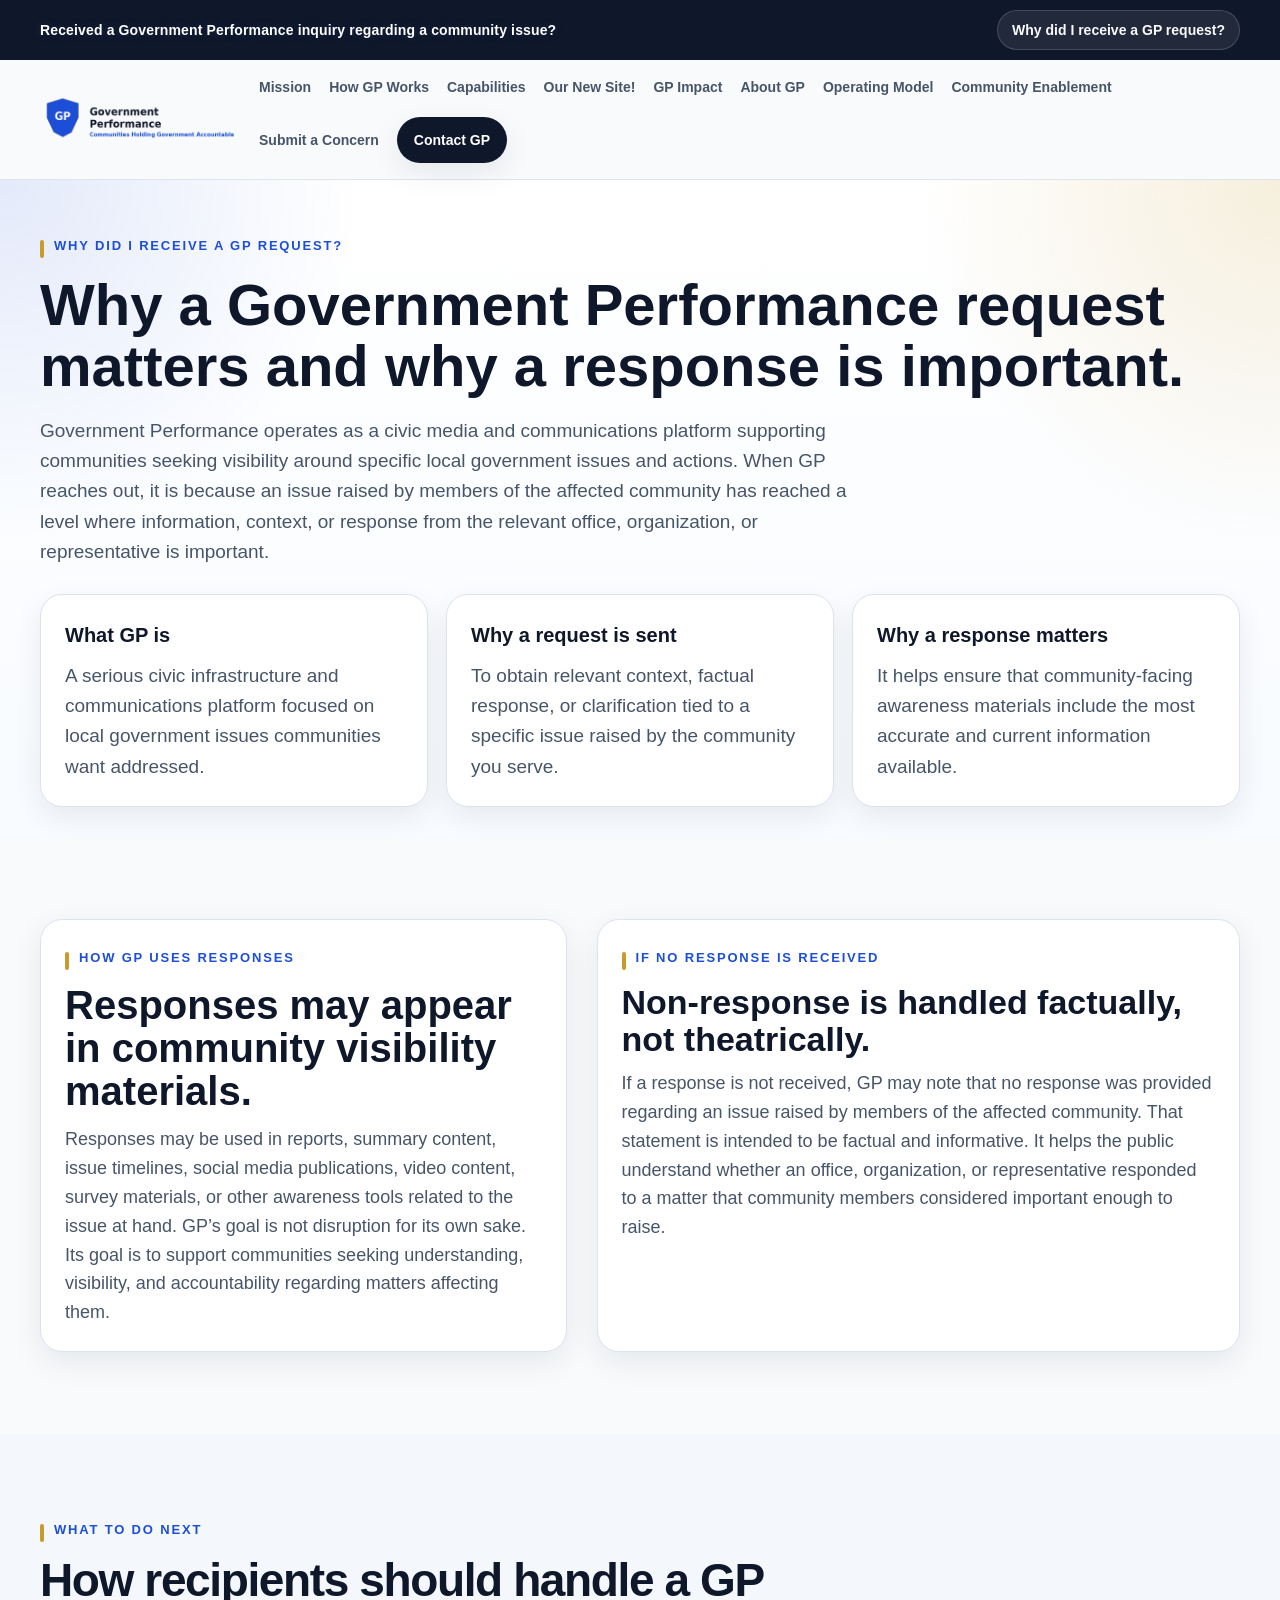
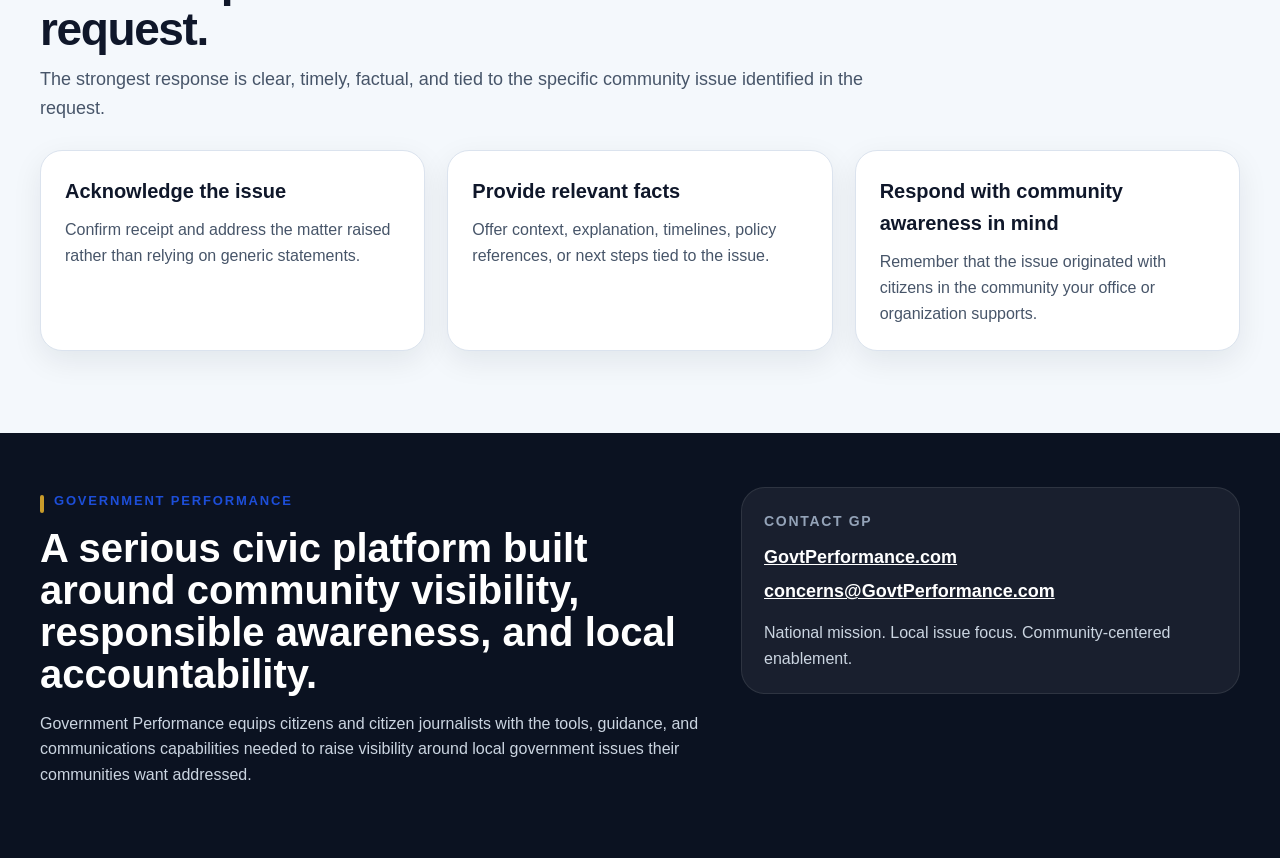
<file: why-did-i-receive-a-gp-request.html>
<!DOCTYPE html>
<html lang="en">
<head> <meta charset="UTF-8"><meta name="viewport" content="width=device-width, initial-scale=1.0"> <title>Why did I receive a GP request? | Government Performance</title> <link rel="icon" href="gp-icon.svg" type="image/svg+xml"> <link rel="stylesheet" href="styles.css">
</head>
<body>
<div class="top-alert"> <div class="container"> <div>Received a Government Performance inquiry regarding a community issue?</div> <a href="why-did-i-receive-a-gp-request.html">Why did I receive a GP request?</a> </div></div> <header class="site-header"> <div class="container"> <a class="brand" href="index.html"> <img src="gp-logo-horizontal-fixed.png" alt="Government Performance logo"> <div class="brand-text"> </div> </a> <nav class="nav"> <a href="index.html#mission">Mission</a> <a href="index.html#how-gp-works">How GP Works</a> <a href="index.html#capabilities">Capabilities</a> <a href="our-new-site.html">Our New Site!</a> <a href="gp-impact.html">GP Impact</a> <a href="about-gp.html">About GP</a> <a href="mission-and-model.html">Operating Model</a> <a href="community-enablement.html">Community Enablement</a> <a href="submit-a-concern.html">Submit a Concern</a> <a class="button" href="index.html#contact">Contact GP</a> </nav> </div></header>
 <section class="page-hero"> <div class="container"> <div class="section-kicker">Why did I receive a GP request?</div> <h1>Why a Government Performance request matters and why a response is important.</h1> <p>Government Performance operates as a civic media and communications platform supporting communities seeking visibility around specific local government issues and actions. When GP reaches out, it is because an issue raised by members of the affected community has reached a level where information, context, or response from the relevant office, organization, or representative is important.</p> <div class="page-links"> <div class="card"><h3>What GP is</h3><p>A serious civic infrastructure and communications platform focused on local government issues communities want addressed.</p></div> <div class="card"><h3>Why a request is sent</h3><p>To obtain relevant context, factual response, or clarification tied to a specific issue raised by the community you serve.</p></div> <div class="card"><h3>Why a response matters</h3><p>It helps ensure that community-facing awareness materials include the most accurate and current information available.</p></div> </div> </div> </section> <section> <div class="container grid-2"> <div class="card"> <div class="section-kicker">How GP uses responses</div> <h2 style="margin:14px 0 12px; font-size:40px; line-height:1.08;">Responses may appear in community visibility materials.</h2> <p style="font-size:18px;">Responses may be used in reports, summary content, issue timelines, social media publications, video content, survey materials, or other awareness tools related to the issue at hand. GP’s goal is not disruption for its own sake. Its goal is to support communities seeking understanding, visibility, and accountability regarding matters affecting them.</p> </div> <div class="card"> <div class="section-kicker">If no response is received</div> <h2 style="margin:14px 0 12px; font-size:34px; line-height:1.08;">Non-response is handled factually, not theatrically.</h2> <p style="font-size:18px;">If a response is not received, GP may note that no response was provided regarding an issue raised by members of the affected community. That statement is intended to be factual and informative. It helps the public understand whether an office, organization, or representative responded to a matter that community members considered important enough to raise.</p> </div> </div> </section> <section class="challenge-section"> <div class="container"> <div class="section-head"> <div class="section-kicker">What to do next</div> <h2>How recipients should handle a GP request.</h2> <p>The strongest response is clear, timely, factual, and tied to the specific community issue identified in the request.</p> </div> <div class="grid-3"> <div class="card"><h3>Acknowledge the issue</h3><p>Confirm receipt and address the matter raised rather than relying on generic statements.</p></div> <div class="card"><h3>Provide relevant facts</h3><p>Offer context, explanation, timelines, policy references, or next steps tied to the issue.</p></div> <div class="card"><h3>Respond with community awareness in mind</h3><p>Remember that the issue originated with citizens in the community your office or organization supports.</p></div> </div> </div> </section> <footer class="footer"> <div class="container footer-grid"> <div> <div class="section-kicker">Government Performance</div> <h2 style="margin:14px 0 10px; font-size:40px; line-height:1.05;">A serious civic platform built around community visibility, responsible awareness, and local accountability.</h2> <p style="color:#cbd5e1; max-width:760px;">Government Performance equips citizens and citizen journalists with the tools, guidance, and communications capabilities needed to raise visibility around local government issues their communities want addressed.</p> </div> <div class="footer-card"> <div class="small-note" style="color:#94a3b8; text-transform:uppercase; letter-spacing:.12em; font-weight:800;">Contact GP</div> <p style="margin:10px 0 6px; font-size:18px; font-weight:800;"><a href="https://GovtPerformance.com">GovtPerformance.com</a></p> <p style="margin:0 0 14px; font-size:18px; font-weight:800;"><a href="mailto:concerns@GovtPerformance.com">concerns@GovtPerformance.com</a></p> <p style="margin:0; color:#cbd5e1;">National mission. Local issue focus. Community-centered enablement.</p> </div> </div>
</footer>   <script src="script.js"></script>
</body>
</html>
</file>
<file: styles.css>
.site-header{
  position:sticky;
  top:0;
  z-index:50;
  background:rgba(248,250,252,.94);
  backdrop-filter: blur(12px);
  -webkit-backdrop-filter: blur(12px);
  border-bottom:1px solid rgba(219,227,238,.85);
  transition: background .25s ease, box-shadow .25s ease, border-color .25s ease, transform .25s ease;
}
.site-header .container{
  display:flex;
  align-items:center;
  justify-content:space-between;
  gap:16px;
  padding:16px 0;
  transition: padding .22s ease;
}
.site-header.scrolled{
  background:rgba(255,255,255,.96);
  box-shadow:0 10px 30px rgba(15,23,42,.10);
  border-bottom:1px solid rgba(203,213,225,.95);
}
.site-header.scrolled .container{
  padding:10px 0;
}
.site-header.scrolled .brand img{
  height:50px;
}


:root{
  --navy:#0f172a;
  --blue:#1d4ed8;
  --blue-2:#2563eb;
  --blue-soft:#dbeafe;
  --gold:#c89b2a;
  --gold-soft:#f5d06f;
  --slate:#475569;
  --slate-2:#64748b;
  --bg:#f8fafc;
  --line:#dbe3ee;
  --white:#ffffff;
  --shadow:0 20px 70px rgba(15,23,42,.12);
  --shadow-sm:0 10px 30px rgba(15,23,42,.08);
  --radius:22px;
  --max:1200px;
}
*{box-sizing:border-box}
html{scroll-behavior:smooth}
body{
  margin:0;
  font-family:Inter, Arial, Helvetica, sans-serif;
  background:var(--bg);
  color:var(--navy);
  line-height:1.6;
}
img{max-width:100%;display:block}
a{color:inherit}
.container{width:min(var(--max), calc(100% - 32px)); margin:0 auto}
.top-alert{
  background:var(--navy);
  color:#e2e8f0;
  font-size:14px;
}
.top-alert .container{
  display:flex; align-items:center; justify-content:space-between; gap:16px; padding:10px 0;
}
.top-alert a{
  color:#fff; text-decoration:none; font-weight:800;
}
.top-alert a:hover{text-decoration:underline}

.brand{
  display:flex; align-items:center; gap:14px; text-decoration:none;
}
.brand img{height:58px; width:auto; transition:height .22s ease}
.brand .brand-text{display:flex; flex-direction:column}
.brand .name{font-size:18px; font-weight:800; letter-spacing:-.02em}
.brand .tag{font-size:12px; color:var(--slate); font-weight:700; text-transform:uppercase; letter-spacing:.12em}
.nav{
  display:flex; align-items:center; gap:18px; flex-wrap:wrap;
}
.nav a{
  text-decoration:none; color:var(--slate); font-weight:700; font-size:14px;
}
.nav a:hover{color:var(--navy)}
.nav .button{
  background:var(--navy); color:#fff; padding:11px 16px; border-radius:999px;
  box-shadow:var(--shadow-sm);
}
.hero{
  padding:46px 0 56px;
  background:
    radial-gradient(circle at top left, rgba(29,78,216,.14), transparent 32%),
    radial-gradient(circle at top right, rgba(200,155,42,.18), transparent 24%),
    linear-gradient(180deg, #ffffff 0%, #f8fbff 100%);
}
.hero-grid{
  display:grid; grid-template-columns:1.05fr .95fr; gap:32px; align-items:center;
}
.eyebrow{
  display:inline-flex; align-items:center; gap:10px;
  background:var(--blue-soft); color:var(--blue); border:1px solid #bfdbfe;
  border-radius:999px; padding:8px 14px; font-size:13px; font-weight:800; text-transform:uppercase; letter-spacing:.08em;
}
.hero h1{
  font-size:clamp(36px, 6vw, 64px); line-height:1.03; margin:18px 0 18px; letter-spacing:-.035em;
}
.hero p.lead{
  color:var(--slate); font-size:20px; max-width:760px; margin:0 0 18px;
}
.hero p.sublead{
  color:var(--slate-2); font-size:17px; max-width:720px; margin:0 0 26px;
}
.hero-actions{display:flex; gap:14px; flex-wrap:wrap; margin:20px 0 22px}
.button{
  display:inline-flex; align-items:center; justify-content:center; gap:10px;
  border-radius:999px; padding:14px 18px; text-decoration:none; font-weight:800;
  border:1px solid transparent; transition:.2s ease;
}
.button:hover{transform:translateY(-1px)}
.button.primary{background:var(--navy); color:#fff; box-shadow:var(--shadow-sm)}
.button.secondary{background:#fff; color:var(--navy); border-color:var(--line)}
.hero-points{
  display:grid; grid-template-columns:repeat(3, minmax(0,1fr)); gap:14px; margin-top:18px;
}
.hero-points .point{
  background:#fff; border:1px solid var(--line); border-radius:18px; padding:16px; box-shadow:var(--shadow-sm);
  font-size:14px; font-weight:700; color:var(--slate);
}
.hero-graphic-wrap{
  background:#fff; border:1px solid var(--line); border-radius:28px; padding:14px; box-shadow:var(--shadow);
}
.cred-band{
  margin-top:28px;
}
.cred-band .container{
  display:grid; grid-template-columns:repeat(4,1fr); gap:16px;
}
.cred-item{
  background:linear-gradient(180deg, #ffffff, #f8fafc);
  border:1px solid var(--line); border-radius:18px; padding:18px; box-shadow:var(--shadow-sm);
}
.cred-item .k{font-size:12px; text-transform:uppercase; letter-spacing:.12em; color:var(--blue); font-weight:800}
.cred-item .v{margin-top:6px; font-weight:800; color:var(--navy)}
section{padding:82px 0}
.section-kicker{
  display:inline-block; color:var(--blue); font-size:13px; font-weight:800;
  text-transform:uppercase; letter-spacing:.14em; position:relative; padding-left:14px;
}
.section-kicker::before{
  content:""; position:absolute; left:0; top:4px; width:4px; height:18px; border-radius:99px; background:var(--gold);
}
.section-head{max-width:850px; margin-bottom:28px}
.section-head h2{font-size:clamp(28px,4vw,46px); line-height:1.08; letter-spacing:-.03em; margin:14px 0 10px}
.section-head p{color:var(--slate); font-size:18px; margin:0}
.grid-2{display:grid; grid-template-columns:.9fr 1.1fr; gap:30px}
.grid-3{display:grid; grid-template-columns:repeat(3,1fr); gap:22px}
.grid-4{display:grid; grid-template-columns:repeat(4,1fr); gap:22px}
.card{
  background:#fff; border:1px solid var(--line); border-radius:var(--radius); padding:24px; box-shadow:var(--shadow-sm);
}
.card h3{margin:0 0 10px; font-size:20px}
.card p{margin:0; color:var(--slate)}
.challenge-section{background:#f4f8fc}
.icon-grid{display:grid; grid-template-columns:repeat(3,1fr); gap:18px}
.challenge-card{min-height:168px}
.process-grid{display:grid; grid-template-columns:repeat(5,1fr); gap:18px}
.step{
  background:#fff; border:1px solid var(--line); border-radius:24px; padding:22px; box-shadow:var(--shadow-sm);
}
.step-num{color:var(--blue); font-weight:900; letter-spacing:.18em; font-size:12px}
.step h3{font-size:19px; margin:10px 0}
.step p{font-size:15px; color:var(--slate); margin:0}
.dark-section{
  background:
    radial-gradient(circle at top right, rgba(200,155,42,.12), transparent 24%),
    radial-gradient(circle at bottom left, rgba(29,78,216,.14), transparent 28%),
    #0f172a;
  color:#fff;
}
.dark-section .section-kicker{color:#93c5fd}
.dark-section .section-head h2,
.dark-section .section-head p{color:#fff}
.dark-section .section-head p{color:#cbd5e1}
.cap-grid{display:grid; grid-template-columns:repeat(2,1fr); gap:18px}
.cap-card{
  background:rgba(255,255,255,.10);
  border:1px solid rgba(255,255,255,.18);
  border-radius:24px; padding:22px;
  box-shadow:0 14px 40px rgba(0,0,0,.18);
}
.cap-card h3{margin:0 0 10px; color:#fff; font-size:20px}
.cap-card p{margin:0; color:#f1f5f9; font-size:16px}
.principles{
  display:grid; grid-template-columns:1.05fr .95fr; gap:24px;
}
.list-pill{
  display:grid; gap:12px;
}
.pill{
  background:#fff; border:1px solid var(--line); border-radius:999px; padding:12px 16px; font-weight:700; color:var(--slate);
}
.submit-wrap{
  display:grid; grid-template-columns:.95fr 1.05fr; gap:30px;
}
.callout{
  background:linear-gradient(180deg, #eff6ff, #f8fafc);
  border:1px solid #bfdbfe; border-radius:22px; padding:22px;
}
.form-preview{
  background:#fff; border:1px solid var(--line); border-radius:28px; padding:24px; box-shadow:var(--shadow);
}
.form-preview .header{
  display:flex; align-items:center; justify-content:space-between; gap:12px; margin-bottom:14px;
}
.tag{
  background:#eef2ff; color:var(--blue); border-radius:999px; padding:7px 12px; font-size:12px; font-weight:800; text-transform:uppercase; letter-spacing:.1em;
}
.form-grid{display:grid; gap:14px}
.fake-field label{display:block; font-size:14px; font-weight:800; color:var(--navy); margin-bottom:7px}
.fake-input{
  height:46px; background:#f8fafc; border:1px solid var(--line); border-radius:16px;
}
.fake-input.tall{height:92px}
.note{font-size:13px; color:var(--slate-2); margin-top:16px}
.footer{
  background:#0b1221; color:#fff; padding:54px 0;
}
.footer-grid{display:grid; grid-template-columns:1.15fr .85fr; gap:26px; align-items:start}
.footer-card{
  background:rgba(255,255,255,.06); border:1px solid rgba(255,255,255,.09); border-radius:24px; padding:22px;
}
.footer a{color:#fff}
.page-hero{
  padding:52px 0 30px;
  background:
    radial-gradient(circle at top right, rgba(200,155,42,.16), transparent 25%),
    radial-gradient(circle at top left, rgba(29,78,216,.12), transparent 25%),
    linear-gradient(180deg, #ffffff, #f8fbff);
}
.page-hero h1{font-size:clamp(34px,5vw,58px); line-height:1.06; margin:16px 0}
.page-hero p{font-size:19px; color:var(--slate); max-width:820px}
.page-links{
  display:grid; grid-template-columns:repeat(3,1fr); gap:18px; margin-top:26px;
}
.style-color-grid{display:grid; grid-template-columns:repeat(5,1fr); gap:16px}
.swatch{
  border-radius:20px; overflow:hidden; box-shadow:var(--shadow-sm); border:1px solid var(--line); background:#fff;
}
.swatch .color{height:110px}
.swatch .meta{padding:14px}
.logo-grid{display:grid; grid-template-columns:repeat(2,1fr); gap:24px}
.logo-box{
  background:#fff; border:1px solid var(--line); border-radius:24px; padding:24px; box-shadow:var(--shadow-sm);
}
.logo-box.dark{background:#0f172a; border-color:#243247}
.page-nav-cards{display:grid; grid-template-columns:repeat(3,1fr); gap:18px}
.page-nav-cards a{
  text-decoration:none;
}
.feature-list{display:grid; gap:12px}
.feature-list .item{
  background:#fff; border:1px solid var(--line); border-radius:18px; padding:16px 18px; font-weight:700; color:var(--slate);
}
.small-note{font-size:14px; color:var(--slate-2)}
@media (max-width: 1100px){
  .hero-grid, .grid-2, .principles, .submit-wrap, .footer-grid{grid-template-columns:1fr}
  .grid-4, .cred-band .container, .page-links, .page-nav-cards{grid-template-columns:repeat(2,1fr)}
  .process-grid{grid-template-columns:repeat(2,1fr)}
}
@media (max-width: 820px){
  .site-header .container{align-items:flex-start; flex-direction:column}
  .nav{gap:12px}
  .hero-points, .grid-3, .grid-4, .icon-grid, .cap-grid, .style-color-grid, .logo-grid, .page-links, .page-nav-cards, .cred-band .container{grid-template-columns:1fr}
  .process-grid{grid-template-columns:1fr}
  .top-alert .container{flex-direction:column; align-items:flex-start}
  .brand img{height:52px}
  section{padding:66px 0}
}


50% {background:#1d4ed8;}
100% {background:#0f172a;}
}


/* Professional media inquiry ticker */
.top-alert{
  position: relative;
  overflow: hidden;
  background: linear-gradient(90deg, #0f172a 0%, #16356f 45%, #0f172a 100%);
  border-bottom: 1px solid rgba(255,255,255,.08);
}
.top-alert::before{
  content:"";
  position:absolute;
  inset:0;
  background: linear-gradient(120deg, transparent 0%, rgba(255,255,255,.08) 35%, transparent 70%);
  transform: translateX(-120%);
  animation: tickerShine 3.6s linear infinite;
  pointer-events:none;
}
.top-alert .container{
  position:relative;
}
.top-alert .container > div{
  font-weight:800;
  letter-spacing:.01em;
  color:#ffffff;
  text-shadow: 0 0 12px rgba(96,165,250,.18);
}
.top-alert a{
  position:relative;
  color:#f8fafc;
  font-weight:900;
  text-decoration:none;
  padding:8px 14px;
  border-radius:999px;
  background: rgba(255,255,255,.08);
  border:1px solid rgba(255,255,255,.16);
  box-shadow: 0 0 0 0 rgba(245,208,111,.30);
  animation: inquiryBeacon 2.2s ease-in-out infinite;
}
.top-alert a:hover{
  background: rgba(255,255,255,.14);
}
@keyframes tickerShine{
  0%{transform:translateX(-120%);}
  100%{transform:translateX(120%);}
}
@keyframes inquiryBeacon{
  0%,100%{ box-shadow: 0 0 0 0 rgba(245,208,111,.00); transform: translateY(0);}
  50%{ box-shadow: 0 0 0 8px rgba(245,208,111,.08); transform: translateY(-1px);}
}
</file>
